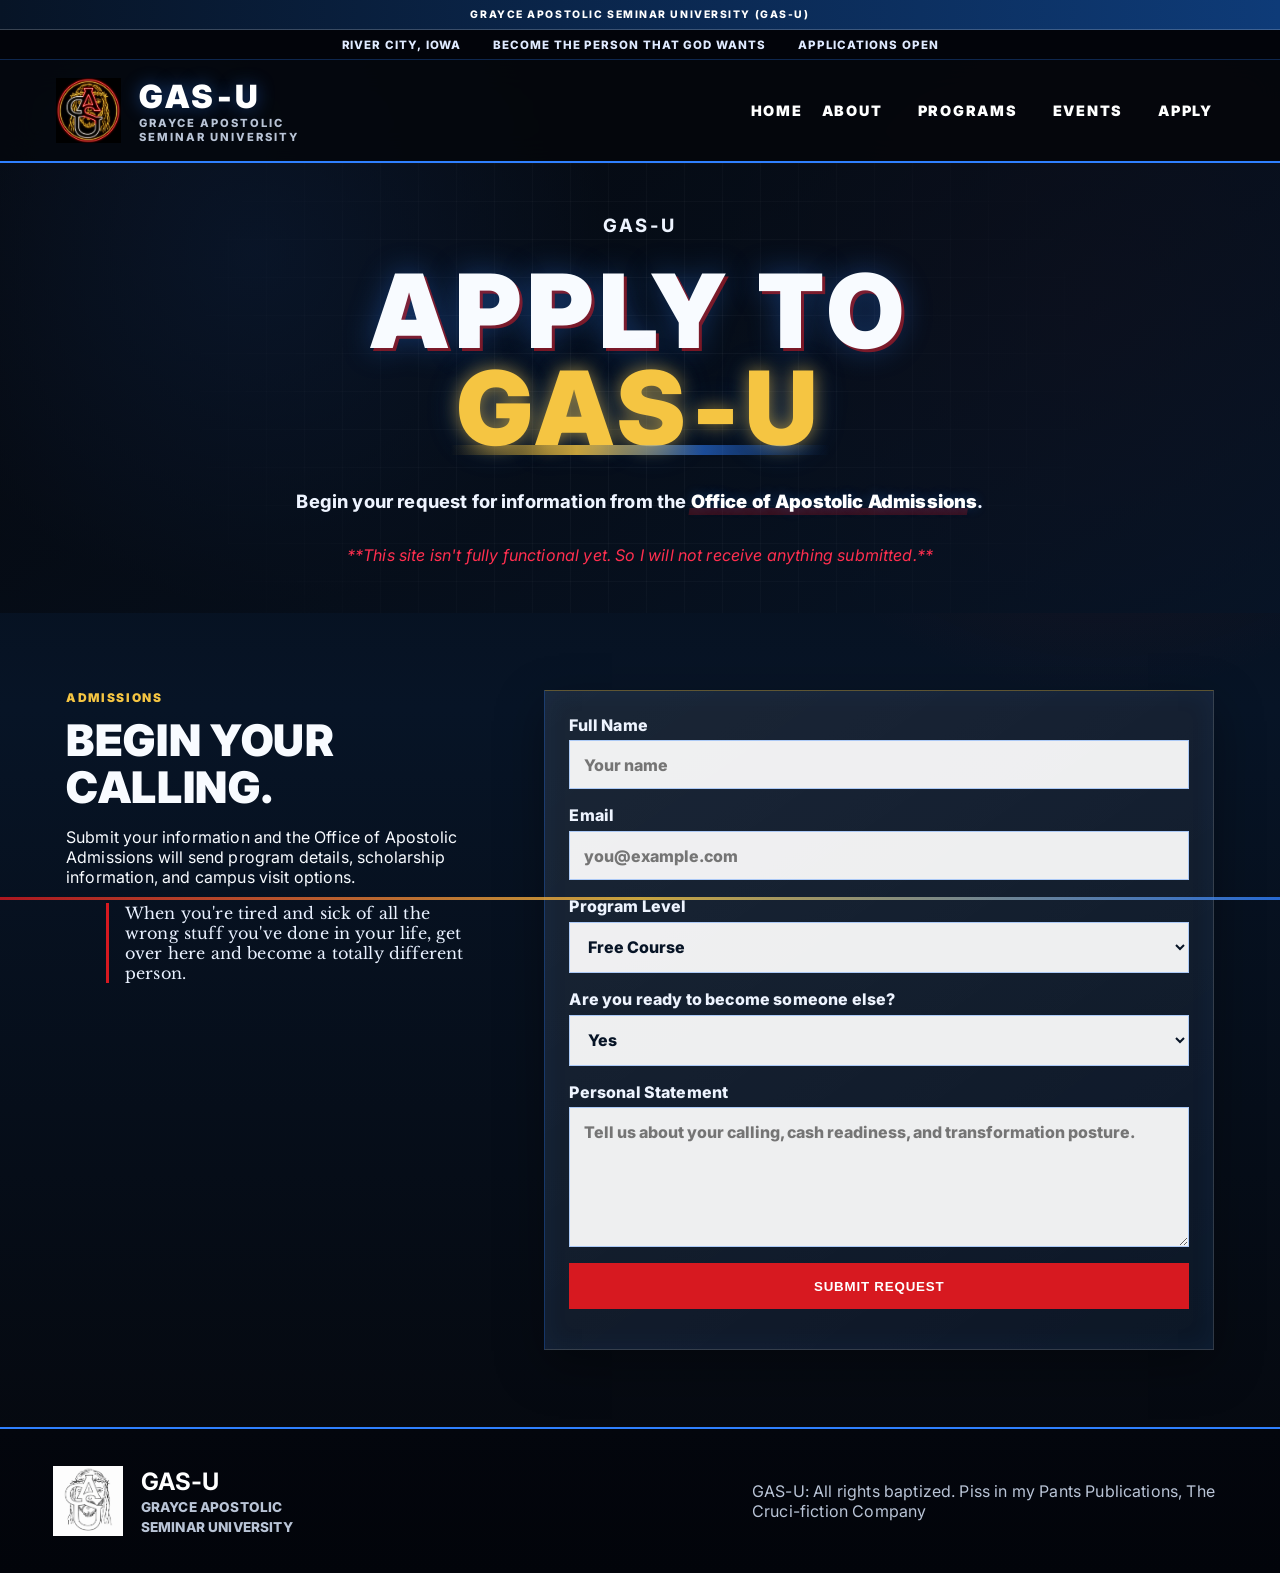
<file: apply.html>
<!doctype html>
<html lang="en">
<head>
  <meta charset="utf-8">
  <meta name="viewport" content="width=device-width, initial-scale=1">
  <title>Apply to GAS-U | GAS-U</title>
  <link rel="preconnect" href="https://fonts.googleapis.com">
  <link rel="preconnect" href="https://fonts.gstatic.com" crossorigin>
  <link href="https://fonts.googleapis.com/css2?family=Cinzel:wght@500;700;900&family=Inter:wght@400;600;700;800;900&family=Libre+Baskerville:wght@400;700&display=swap" rel="stylesheet">
  <link rel="stylesheet" href="style.css">
</head>
<body>
<div class="full-name-banner">Grayce Apostolic Seminar University (GAS-U)</div>

<header class="site-top">
  <div class="topline">
    <span>River City, Iowa</span>
    <span>Become the Person that God Wants</span>
    <span>Applications Open</span>
  </div>
  <nav class="navbar">
    <a class="brand" href="index.html">
      <img src="assets/logo.png" alt="GAS-U seal">
      <span>
        <b>GAS-U</b>
        <small>Grayce Apostolic</small>
        <small>Seminar University</small>
      </span>
    </a>
    <button class="nav-toggle" aria-label="Open menu">Menu</button>
    <div class="navlinks">
      <a class="" href="index.html">Home</a>
      <a class="" href="about.html">About</a>
      <div class="dropdown">
        <button class="">Programs</button>
        <div class="dropdown-menu">
          <a href="free-courses.html">Free Courses</a>
          <a href="undergraduate.html">Undergraduate</a>
          <a href="masters.html">Master's</a>
          <a href="doctorate.html">Doctorate</a>
        </div>
      </div>
      <a class="" href="events.html">Events</a>
      <a class="apply active" href="apply.html">Apply</a>
    </div>
  </nav>
</header>

<main>
<section class="subhero" style="--hero-img:url(https://images.unsplash.com/photo-1523580494863-6f3031224c94?auto=format&fit=crop&w=1200&q=80);">
  <div class="subhero-inner reveal">
    <p class="kicker">GAS-U</p>
    <h1>Apply to <span class="page-spark">GAS-U</span></h1>
    <p>Begin your request for information from the <span class="copy-pop copy-pop-red">Office of Apostolic Admissions</span>.</p>
    <em>**This site isn't fully functional yet. So I will not receive anything submitted.**</em>
  </div>
</section>

<section class="content-wrap apply-layout">
  <div class="apply-copy reveal">
    <p class="kicker">Admissions</p>
    <h2>Begin your calling.</h2>
    <p>Submit your information and the Office of Apostolic Admissions will send program details, scholarship information, and campus visit options.</p>
    <blockquote>When you&#x27;re tired and sick of all the wrong stuff you&#x27;ve done in your life, get over here and become a totally different person.</blockquote>
  </div>
  <form class="application reveal" id="interestForm">
    <label>Full Name<input name="name" required placeholder="Your name"></label>
    <label>Email<input name="email" type="email" required placeholder="you@example.com"></label>
    <label>Program Level<select><option>Free Course</option><option>Undergraduate</option><option>Master's</option><option>Doctorate</option></select></label>
    <label>Are you ready to become someone else?<select><option>Yes</option><option>Already have</option><option>I brought a backpack</option><option>My family tried to warn me</option></select></label>
    <label>Personal Statement<textarea placeholder="Tell us about your calling, cash readiness, and transformation posture."></textarea></label>
    <button type="submit">Submit Request</button>
    <p id="formMessage"></p>
  </form>
</section>

</main>
<footer>
  <div class="footer-brand">
    <img src="assets/gasu-seal.png" alt="GAS-U seal">
    <div><b>GAS-U</b><span>Grayce Apostolic<br>Seminar University</span></div>
  </div>
  <p>GAS-U: All rights baptized. Piss in my Pants Publications, The Cruci-fiction Company</p>
</footer>
<script src="app.js"></script>
</body>
</html>
</file>
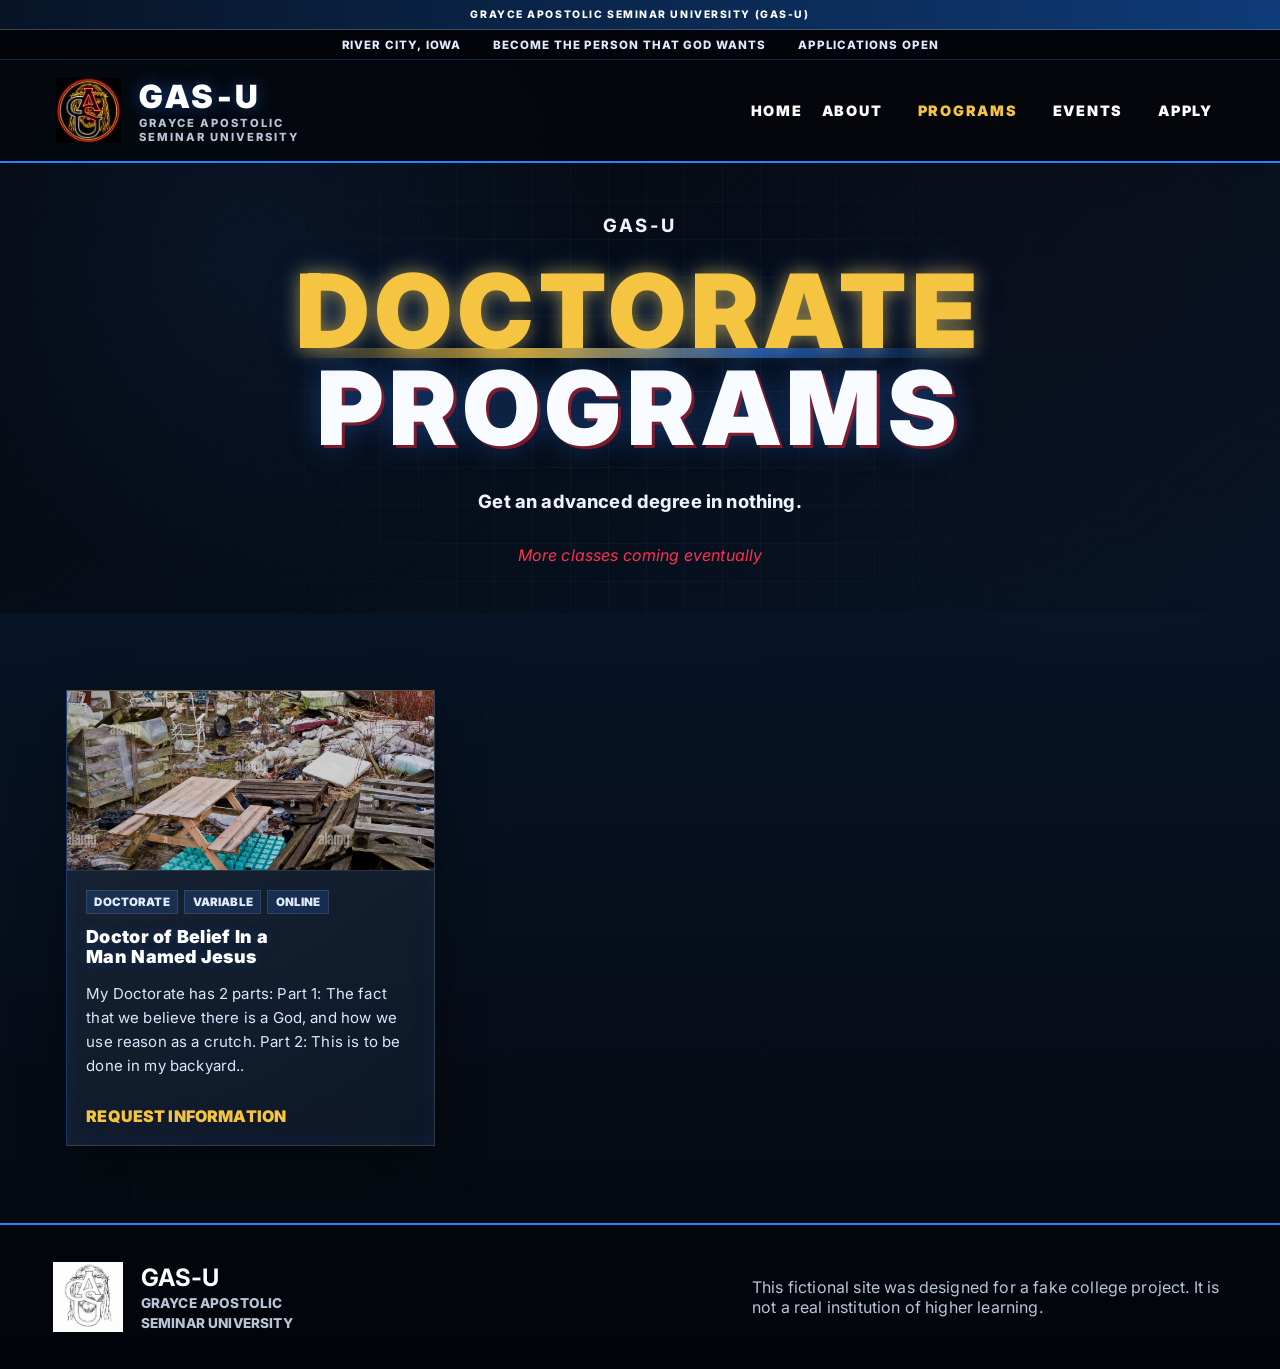
<file: doctorate.html>
<!doctype html>
<html lang="en">
<head>
  <meta charset="utf-8">
  <meta name="viewport" content="width=device-width, initial-scale=1">
  <title>Doctorate Programs | GAS-U</title>
  <link rel="preconnect" href="https://fonts.googleapis.com">
  <link rel="preconnect" href="https://fonts.gstatic.com" crossorigin>
  <link href="https://fonts.googleapis.com/css2?family=Cinzel:wght@500;700;900&family=Inter:wght@400;600;700;800;900&family=Libre+Baskerville:wght@400;700&display=swap" rel="stylesheet">
  <link rel="stylesheet" href="style.css">
</head>
<body>
<div class="full-name-banner">Grayce Apostolic Seminar University (GAS-U)</div>

<header class="site-top">
  <div class="topline">
    <span>River City, Iowa</span>
    <span>Become the Person that God Wants</span>
    <span>Applications Open</span>
  </div>
  <nav class="navbar">
    <a class="brand" href="index.html">
      <img src="assets/logo.png" alt="GAS-U seal">
      <span>
        <b>GAS-U</b>
        <small>Grayce Apostolic</small>
        <small>Seminar University</small>
      </span>
    </a>
    <button class="nav-toggle" aria-label="Open menu">Menu</button>
    <div class="navlinks">
      <a class="" href="index.html">Home</a>
      <a class="" href="about.html">About</a>
      <div class="dropdown">
        <button class="active">Programs</button>
        <div class="dropdown-menu">
          <a href="free-courses.html">Free Courses</a>
          <a href="undergraduate.html">Undergraduate</a>
          <a href="masters.html">Master's</a>
          <a href="doctorate.html">Doctorate</a>
        </div>
      </div>
      <a class="" href="events.html">Events</a>
      <a class="apply " href="apply.html">Apply</a>
    </div>
  </nav>
</header>

<main>
<section class="subhero" style="--hero-img:url(https://images.unsplash.com/photo-1519389950473-47ba0277781c?auto=format&fit=crop&w=1200&q=80);">
  <div class="subhero-inner reveal">
    <p class="kicker">GAS-U</p>
    <h1><span class="page-spark">Doctorate</span> Programs</h1>
    <p>Get an advanced degree in nothing.</p>
    <em>More classes coming eventually</em>
  </div>
</section>

<section class="content-wrap">
  <!-- <div class="intro-block reveal">
    <p class="kicker">Doctorate</p>
    <p>Get an advanced degree in nothing.</p>
  </div> -->
  <div class="program-grid">
<article class="program reveal">
  <img src="assets/yard.jpg" alt="">
  <div class="program-text">
    <div class="meta"><span>Doctorate</span><span>Variable</span><span>Online</span></div>
    <h3>Doctor of Belief In a Man Named Jesus</h3>
    <p> My Doctorate has 2 parts: Part 1: The fact that we believe there is a God, and how we use reason as a crutch. Part 2: This is to be done in my backyard..</p>
    
    <a href="apply.html">Request information</a>
  </div>
</article>

<!-- <article class="program reveal">
  <img src="https://images.unsplash.com/photo-1519389950473-47ba0277781c?auto=format&fit=crop&w=1200&q=80" alt="">
  <div class="program-text">
    <div class="meta"><span>Doctorate</span><span>Variable</span><span>Online</span></div>
    <h3>Ph.D in Hating Minorities and Their Deceptions: How to Prove Christianity the Hard Way</h3>
    <p>learn what scripture says about groups we find socially or intellectually objectionable, as well as their dirty habits and inappropriate behaviors and words which should never be heard from our ears.</p>
    
    <a href="apply.html">Request information</a>
  </div>
</article>

<article class="program reveal">
  <img src="https://images.unsplash.com/photo-1497366754035-f200968a6e72?auto=format&fit=crop&w=1200&q=80" alt="">
  <div class="program-text">
    <div class="meta"><span>Doctorate</span><span>Variable</span><span>Online</span></div>
    <h3>PhD in Killing Anyone and Everyone</h3>
    <p>It's almost entirely self study but here is the thesis, the presentation, the defense, the probation, and a contractual obligation to be on parole until it works. Sponsored by ICE</p>
    
    <a href="apply.html">Request information</a>
  </div>
</article>

<article class="program reveal">
  <img src="https://images.unsplash.com/photo-1523580494863-6f3031224c94?auto=format&fit=crop&w=1200&q=80" alt="">
  <div class="program-text">
    <div class="meta"><span>Doctorate</span><span>Variable</span><span>Online</span></div>
    <h3>Advanced Vance Law</h3>
    <p>Now Offering Advanced JD Vance J.D</p>
    <a href="apply.html">Request information</a>
  </div>
</article>

<article class="program reveal">
  <img src="https://images.unsplash.com/photo-1523050854058-8df90110c9f1?auto=format&fit=crop&w=1200&q=80" alt="">
  <div class="program-text">
    <div class="meta"><span>Doctorate</span><span>Variable</span><span>Online</span></div>
    <h3>Dcotoral Degree in Wisdom of Sort</h3>
    <p>Believe things you're pretty sure you can't actually know, then share those ideas in class or other non-rigorous environments and talk in platitudes</p>
    
    <a href="apply.html">Request information</a>
  </div>
</article>

<article class="program reveal">
  <img src="https://images.unsplash.com/photo-1503676260728-1c00da094a0b?auto=format&fit=crop&w=1200&q=80" alt="">
  <div class="program-text">
    <div class="meta"><span>Doctorate</span><span>Variable</span><span>Online</span></div>
    <h3>Doctorate in No Experience, All Skills Required</h3>
    <p>PhD. in Enclosed Captive Hatred and Mental Fake and Fear and Desperation and Forced Misery and Lifetime Prison Camp: Teaches ways to turn people against each other using resources currently in their possession.</p>
    
    <a href="apply.html">Request information</a>
  </div>
</article> -->



</div>
</section>

</main>
<footer>
  <div class="footer-brand">
    <img src="assets/gasu-seal.png" alt="GAS-U seal">
    <div><b>GAS-U</b><span>Grayce Apostolic<br>Seminar University</span></div>
  </div>
  <p>This fictional site was designed for a fake college project. It is not a real institution of higher learning.</p>
</footer>
<script src="app.js"></script>
</body>
</html>
</file>
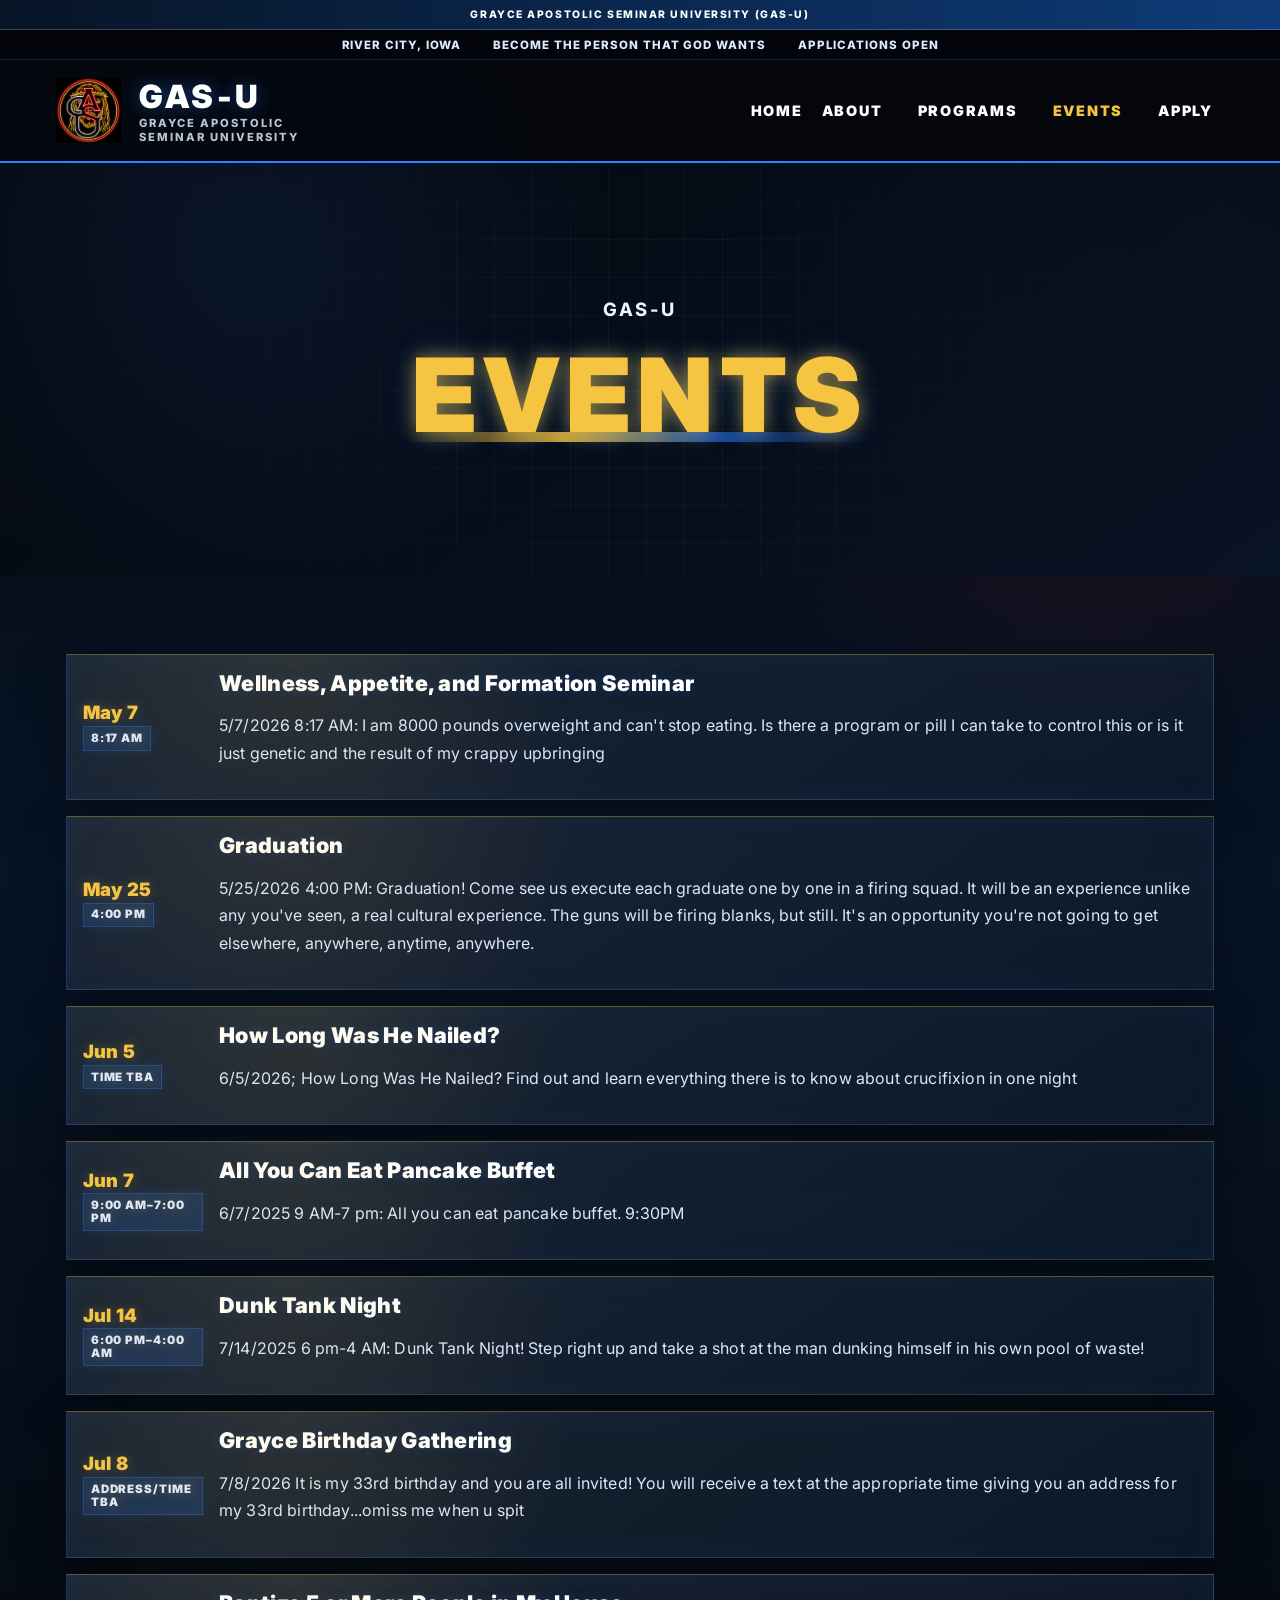
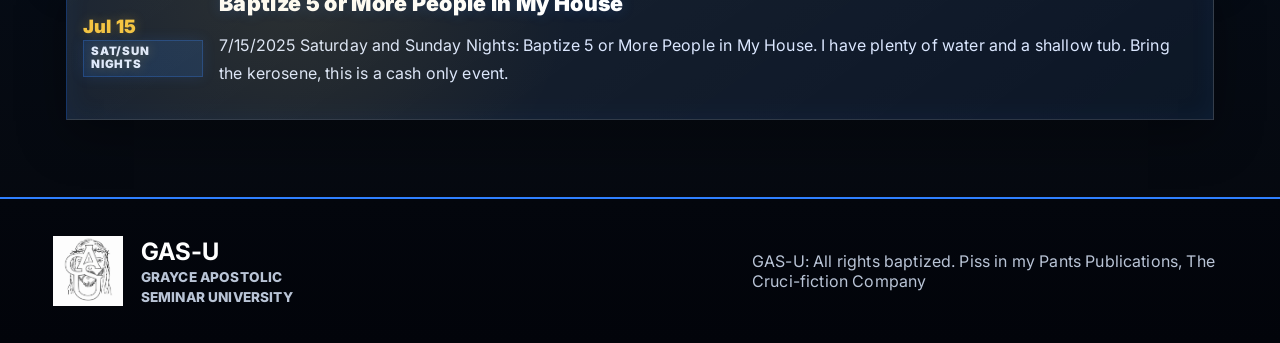
<file: events.html>
<!doctype html>
<html lang="en">
<head>
  <meta charset="utf-8">
  <meta name="viewport" content="width=device-width, initial-scale=1">
  <title>Events | GAS-U</title>
  <link rel="preconnect" href="https://fonts.googleapis.com">
  <link rel="preconnect" href="https://fonts.gstatic.com" crossorigin>
  <link href="https://fonts.googleapis.com/css2?family=Cinzel:wght@500;700;900&family=Inter:wght@400;600;700;800;900&family=Libre+Baskerville:wght@400;700&display=swap" rel="stylesheet">
  <link rel="stylesheet" href="style.css">
</head>
<body>
<div class="full-name-banner">Grayce Apostolic Seminar University (GAS-U)</div>

<header class="site-top">
  <div class="topline">
    <span>River City, Iowa</span>
    <span>Become the Person that God Wants</span>
    <span>Applications Open</span>
  </div>
  <nav class="navbar">
    <a class="brand" href="index.html">
      <img src="assets/logo.png" alt="GAS-U seal">
      <span>
        <b>GAS-U</b>
        <small>Grayce Apostolic</small>
        <small>Seminar University</small>
      </span>
    </a>
    <button class="nav-toggle" aria-label="Open menu">Menu</button>
    <div class="navlinks">
      <a class="" href="index.html">Home</a>
      <a class="" href="about.html">About</a>
      <div class="dropdown">
        <button class="">Programs</button>
        <div class="dropdown-menu">
          <a href="free-courses.html">Free Courses</a>
          <a href="undergraduate.html">Undergraduate</a>
          <a href="masters.html">Master's</a>
          <a href="doctorate.html">Doctorate</a>
        </div>
      </div>
      <a class="active" href="events.html">Events</a>
      <a class="apply " href="apply.html">Apply</a>
    </div>
  </nav>
</header>

<main>
<section class="subhero" style="--hero-img:url(https://images.unsplash.com/photo-1515169067865-5387ec356754?auto=format&fit=crop&w=1200&q=80);">
  <div class="subhero-inner reveal">
    <p class="kicker">GAS-U</p>
    <h1><span class="page-spark">Events</span></h1>
    <!-- <p>Ceremonies, <span class="copy-pop copy-pop-gold">lectures</span>, buffets, and River City gatherings.</p> -->
  </div>
</section>

<section class="content-wrap">
  <div class="event-list">
<article class="event reveal">
  <time><span>May 7</span><small>8:17 AM</small></time>
  <div>
    <h3>Wellness, Appetite, and Formation Seminar</h3>
    <p>5/7/2026 8:17 AM: I am 8000 pounds overweight and can&#x27;t stop eating. Is there a program or pill I can take to control this or is it just genetic and the result of my crappy upbringing</p>
  </div>
</article>

<article class="event reveal">
  <time><span>May 25</span><small>4:00 PM</small></time>
  <div>
    <h3>Graduation</h3>
    <p>5/25/2026 4:00 PM: Graduation! Come see us execute each graduate one by one in a firing squad. It will be an experience unlike any you&#x27;ve seen, a real cultural experience. The guns will be firing blanks, but still. It&#x27;s an opportunity you&#x27;re not going to get elsewhere, anywhere, anytime, anywhere.</p>
  </div>
</article>

<article class="event reveal">
  <time><span>Jun 5</span><small>Time TBA</small></time>
  <div>
    <h3>How Long Was He Nailed?</h3>
    <p>6/5/2026; How Long Was He Nailed? Find out and learn everything there is to know about crucifixion in one night</p>
  </div>
</article>

<article class="event reveal">
  <time><span>Jun 7</span><small>9:00 AM–7:00 PM</small></time>
  <div>
    <h3>All You Can Eat Pancake Buffet</h3>
    <p>6/7/2025 9 AM-7 pm: All you can eat pancake buffet. 9:30PM</p>
  </div>
</article>

<article class="event reveal">
  <time><span>Jul 14</span><small>6:00 PM–4:00 AM</small></time>
  <div>
    <h3>Dunk Tank Night</h3>
    <p>7/14/2025 6 pm-4 AM: Dunk Tank Night! Step right up and take a shot at the man dunking himself in his own pool of waste!</p>
  </div>
</article>

<article class="event reveal">
  <time><span>Jul 8</span><small>Address/Time TBA</small></time>
  <div>
    <h3>Grayce Birthday Gathering</h3>
    <p>7/8/2026 It is my 33rd birthday and you are all invited! You will receive a text at the appropriate time giving you an address for my 33rd birthday...omiss me when u spit</p>
  </div>
</article>

<article class="event reveal">
  <time><span>Jul 15</span><small>Sat/Sun Nights</small></time>
  <div>
    <h3>Baptize 5 or More People in My House</h3>
    <p>7/15/2025 Saturday and Sunday Nights: Baptize 5 or More People in My House. I have plenty of water and a shallow tub. Bring the kerosene, this is a cash only event.</p>
  </div>
</article></div>
</section>

</main>
<footer>
  <div class="footer-brand">
    <img src="assets/gasu-seal.png" alt="GAS-U seal">
    <div><b>GAS-U</b><span>Grayce Apostolic<br>Seminar University</span></div>
  </div>
  <p>GAS-U: All rights baptized. Piss in my Pants Publications, The Cruci-fiction Company</p>
</footer>
<script src="app.js"></script>
</body>
</html>
</file>
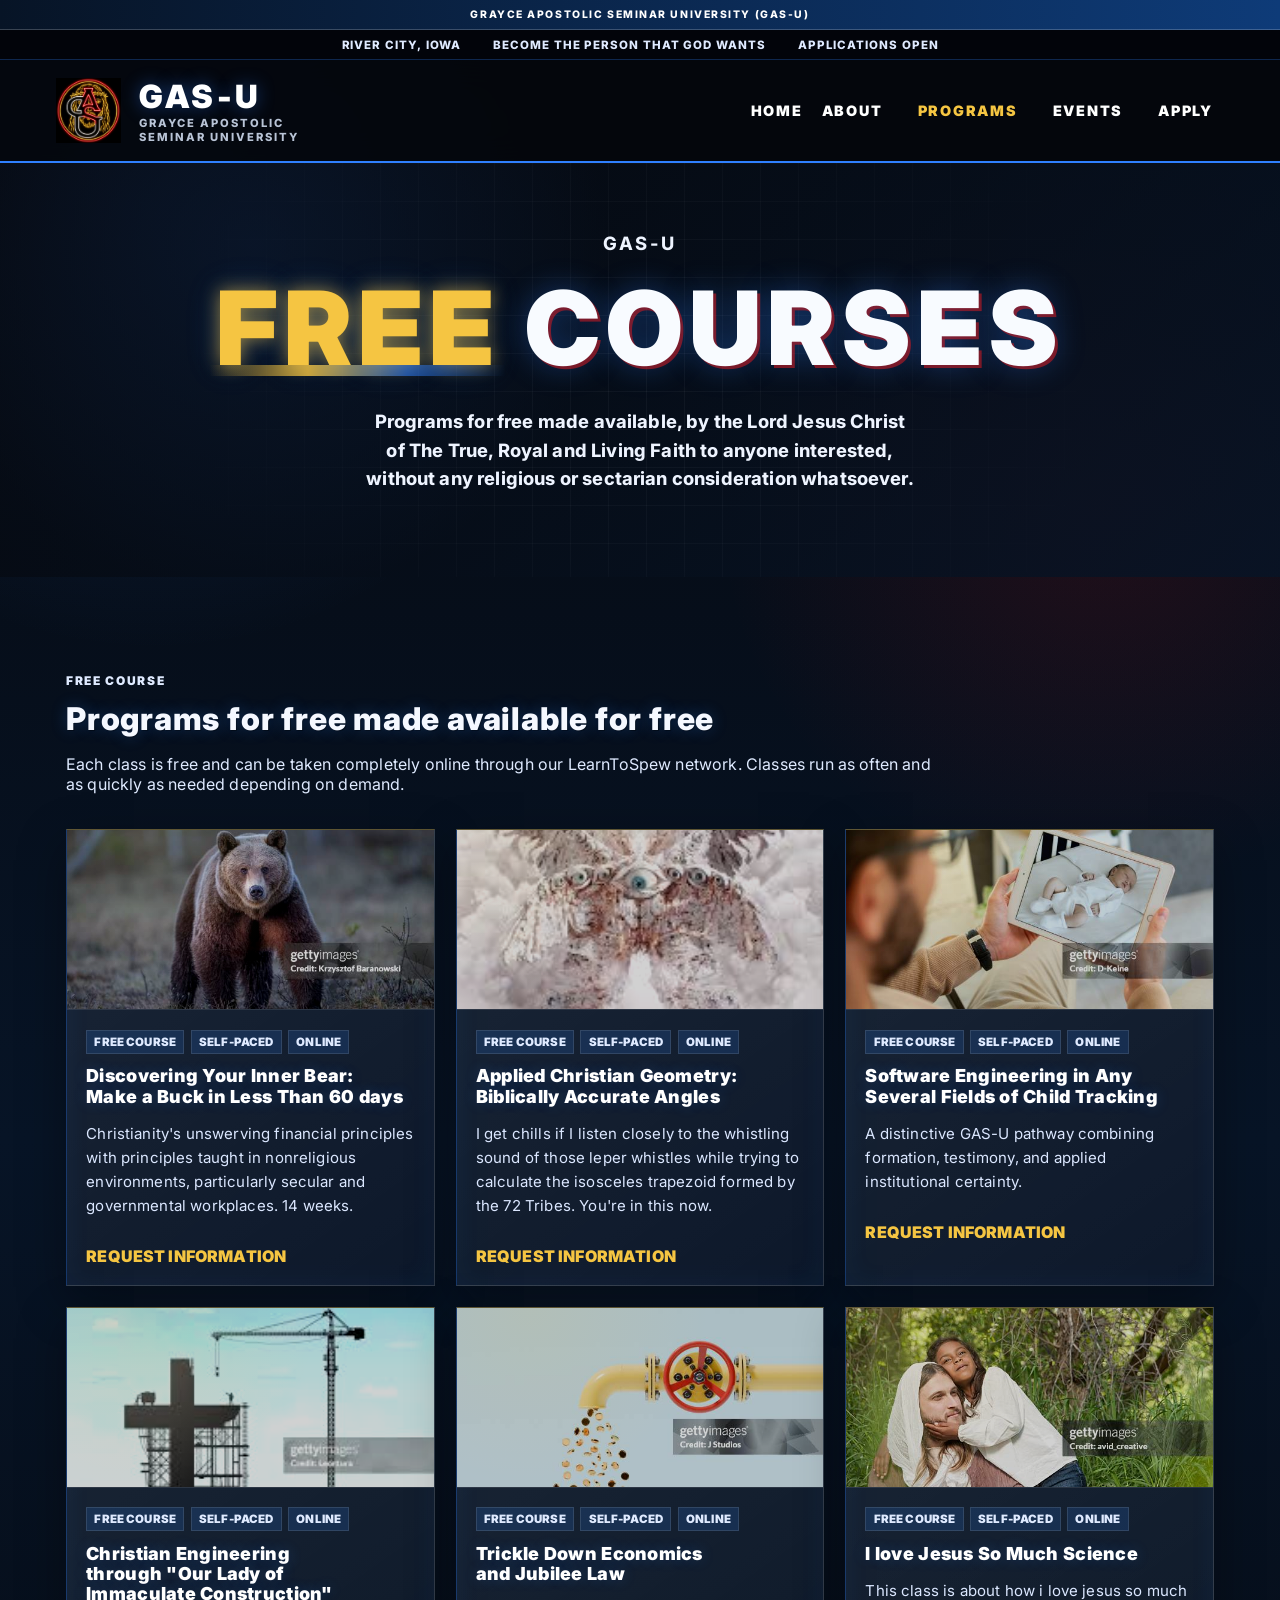
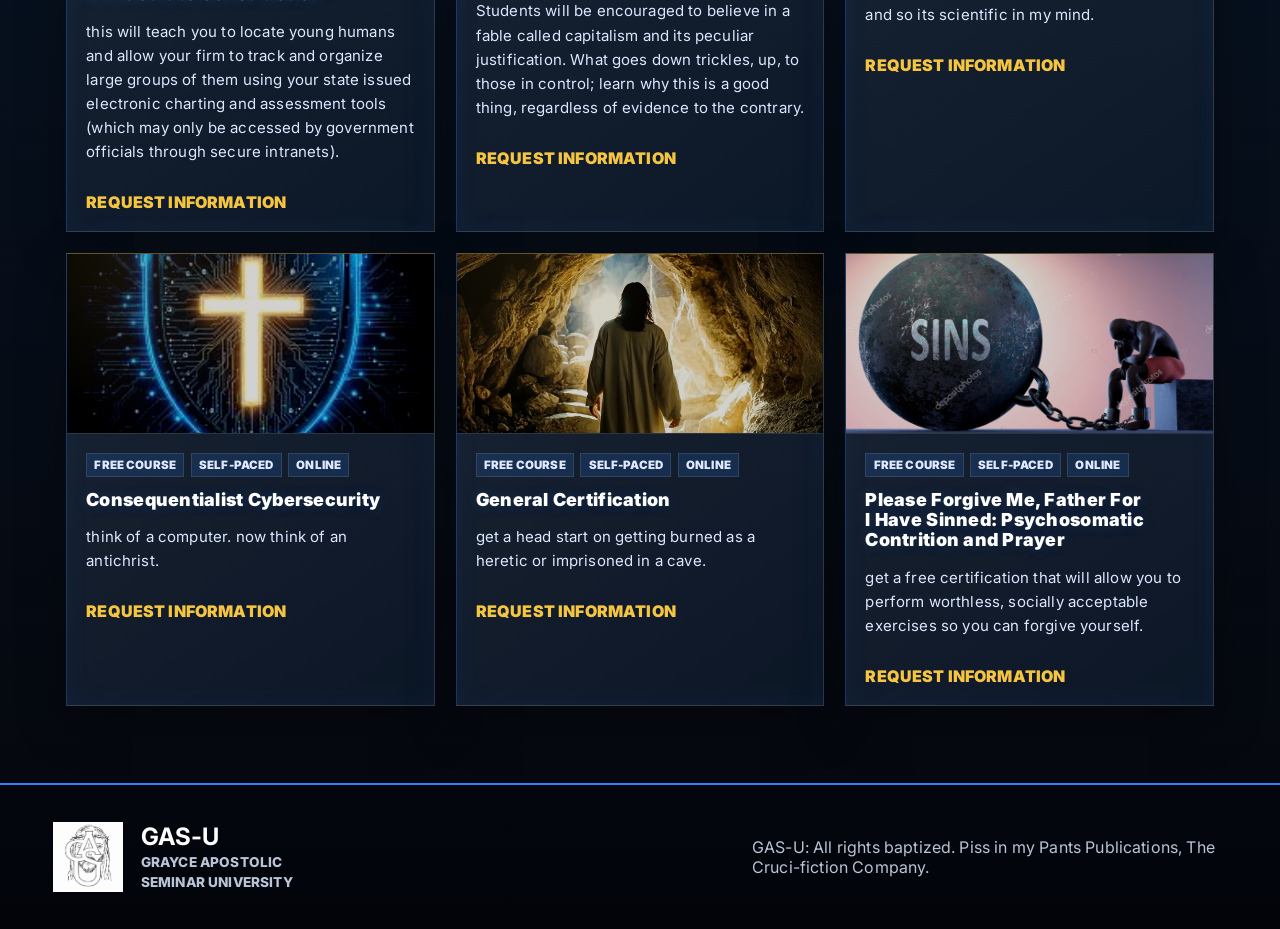
<file: free-courses.html>
<!doctype html>
<html lang="en">
<head>
  <meta charset="utf-8">
  <meta name="viewport" content="width=device-width, initial-scale=1">
  <title>Free Courses | GAS-U</title>
  <link rel="preconnect" href="https://fonts.googleapis.com">
  <link rel="preconnect" href="https://fonts.gstatic.com" crossorigin>
  <link href="https://fonts.googleapis.com/css2?family=Cinzel:wght@500;700;900&family=Inter:wght@400;600;700;800;900&family=Libre+Baskerville:wght@400;700&display=swap" rel="stylesheet">
  <link rel="stylesheet" href="style.css">
</head>
<body>
<div class="full-name-banner">Grayce Apostolic Seminar University (GAS-U)</div>

<header class="site-top">
  <div class="topline">
    <span>River City, Iowa</span>
    <span>Become the Person that God Wants</span>
    <span>Applications Open</span>
  </div>
  <nav class="navbar">
    <a class="brand" href="index.html">
      <img src="assets/logo.png" alt="GAS-U seal">
      <span>
        <b>GAS-U</b>
        <small>Grayce Apostolic</small>
        <small>Seminar University</small>
      </span>
    </a>
    <button class="nav-toggle" aria-label="Open menu">Menu</button>
    <div class="navlinks">
      <a class="" href="index.html">Home</a>
      <a class="" href="about.html">About</a>
      <div class="dropdown">
        <button class="active">Programs</button>
        <div class="dropdown-menu">
          <a href="free-courses.html">Free Courses</a>
          <a href="undergraduate.html">Undergraduate</a>
          <a href="masters.html">Master's</a>
          <a href="doctorate.html">Doctorate</a>
        </div>
      </div>
      <a class="" href="events.html">Events</a>
      <a class="apply " href="apply.html">Apply</a>
    </div>
  </nav>
</header>

<main>
<section class="subhero" style="--hero-img:url(https://images.unsplash.com/photo-1519389950473-47ba0277781c?auto=format&fit=crop&w=1200&q=80);">
  <div class="subhero-inner reveal">
    <p class="kicker">GAS-U</p>
    <h1><span class="page-spark">Free</span> Courses</h1>
    <p>Programs for free made available, by the Lord Jesus Christ of The True, Royal and Living Faith to anyone interested, without any religious or sectarian consideration whatsoever. </p>
  </div>
</section>

<section class="content-wrap">
  <div class="intro-block reveal">
    <p class="kicker">Free Course</p>
    <h2>Programs for free made available for free </h2>
    <p>Each class is free and can be taken completely online through our LearnToSpew network. Classes run as often and as quickly as needed depending on demand.</p>
  </div>
  <div class="program-grid">
<article class="program reveal">
  <img src="assets/bear.jpg" alt="">
  <div class="program-text">
    <div class="meta"><span>Free Course</span><span>Self-paced</span><span>Online</span></div>
    <h3>Discovering Your Inner Bear: Make a Buck in Less Than 60 days</h3>
    <p>Christianity's unswerving financial principles with principles taught in nonreligious environments, particularly secular and governmental workplaces. 14 weeks.</p>
    <!-- <em>When you&#x27;re tired and sick of all the wrong stuff you&#x27;ve done in your life, get over here and become a totally different person.</em> -->
    <a href="apply.html">Request information</a>
  </div>
</article>

<article class="program reveal">
  <img src="assets/angle.jpg" alt="">
  <div class="program-text">
    <div class="meta"><span>Free Course</span><span>Self-paced</span><span>Online</span></div>
    <h3>Applied Christian Geometry: Biblically Accurate Angles</h3>
    <p> I get chills if I listen closely to the whistling sound of those leper whistles while trying to calculate the isosceles trapezoid formed by the 72 Tribes. You're in this now.</p>
    
    <a href="apply.html">Request information</a>
  </div>
</article>

<article class="program reveal">
  <img src="assets/tracking.jpg" alt="">
  <div class="program-text">
    <div class="meta"><span>Free Course</span><span>Self-paced</span><span>Online</span></div>
    <h3>Software Engineering in Any Several Fields of Child Tracking</h3>
    <p>A distinctive GAS-U pathway combining formation, testimony, and applied institutional certainty.</p>
    
    <a href="apply.html">Request information</a>
  </div>
</article>

<article class="program reveal">
  <img src="assets/construction.jpg" alt="">
  <div class="program-text">
    <div class="meta"><span>Free Course</span><span>Self-paced</span><span>Online</span></div>
    <h3>Christian Engineering through &quot;Our Lady of Immaculate Construction&quot;</h3>
    <p>this will teach you to locate young humans and allow your firm to track and organize large groups of them using your state issued electronic charting and assessment tools (which may only be accessed by government officials through secure intranets). </p>
    
    <a href="apply.html">Request information</a>
  </div>
</article>

<article class="program reveal">
  <img src="assets/trickle.jpg" alt="">
  <div class="program-text">
    <div class="meta"><span>Free Course</span><span>Self-paced</span><span>Online</span></div>
    <h3>Trickle Down Economics and Jubilee Law</h3>
    <p>Students will be encouraged to believe in a fable called capitalism and its peculiar justification. What goes down trickles, up, to those in control; learn why this is a good thing, regardless of evidence to the contrary.</p>
    
    <a href="apply.html">Request information</a>
  </div>
</article>

<article class="program reveal">
  <img src="assets/love.jpg" alt="">
  <div class="program-text">
    <div class="meta"><span>Free Course</span><span>Self-paced</span><span>Online</span></div>
    <h3>I love Jesus So Much Science</h3>
    <p>This class is about how i love jesus so much and so its scientific in my mind.</p>
    <!-- <em>This class is about how i love jesus so much and so its scientific in my mind</em> -->
    <a href="apply.html">Request information</a>
  </div>
</article>

<article class="program reveal">
  <img src="assets/cyver.jpg" alt="">
  <div class="program-text">
    <div class="meta"><span>Free Course</span><span>Self-paced</span><span>Online</span></div>
    <h3>Consequentialist Cybersecurity</h3>
    <p>think of a computer. now think of an antichrist.</p>
    
    <a href="apply.html">Request information</a>
  </div>
</article>

<!-- <article class="program reveal">
  <img src="https://images.unsplash.com/photo-1519389950473-47ba0277781c?auto=format&fit=crop&w=1200&q=80" alt="">
  <div class="program-text">
    <div class="meta"><span>Free Course</span><span>Self-paced</span><span>Online</span></div>
    <h3>Creationism in Computer Programming</h3>
    <p>Consequentialist Cybersecurity: think of a computer. now think of an antichrist. </p>
    
    <a href="apply.html">Request information</a>
  </div>
</article> -->


<!-- <article class="program reveal">
  <img src="https://images.unsplash.com/photo-1523580494863-6f3031224c94?auto=format&fit=crop&w=1200&q=80" alt="">
  <div class="program-text">
    <div class="meta"><span>Free Course</span><span>Self-paced</span><span>Online</span></div>
    <h3>Designing an Ensemble for Reverse Pedagogical Neuroplasticity</h3>
    <p> your current mind and its habits are ugly and worthless to me</p>

    <a href="apply.html">Request information</a>
  </div>
</article> -->



<article class="program reveal">
  <img src="assets/cave.jpg" alt="">
  <div class="program-text">
    <div class="meta"><span>Free Course</span><span>Self-paced</span><span>Online</span></div>
    <h3>General Certification</h3>
    <p>get a head start on getting burned as a heretic or imprisoned in a cave.</p>
    
    <a href="apply.html">Request information</a>
  </div>
</article>

<article class="program reveal">
  <img src="assets/sin.jpg" alt="">
  <div class="program-text">
    <div class="meta"><span>Free Course</span><span>Self-paced</span><span>Online</span></div>
    <h3>Please Forgive Me, Father For I Have Sinned: Psychosomatic Contrition and Prayer</h3>
    <p> get a free certification that will allow you to perform worthless, socially acceptable exercises so you can forgive yourself.</p>
    
    <a href="apply.html">Request information</a>
  </div>
</article>
</div>
</section>

</main>
<footer>
  <div class="footer-brand">
    <img src="assets/gasu-seal.png" alt="GAS-U seal">
    <div><b>GAS-U</b><span>Grayce Apostolic<br>Seminar University</span></div>
  </div>
  <p>GAS-U: All rights baptized. Piss in my Pants Publications, The Cruci-fiction Company.</p>
</footer>
<script src="app.js"></script>
</body>
</html>
</file>
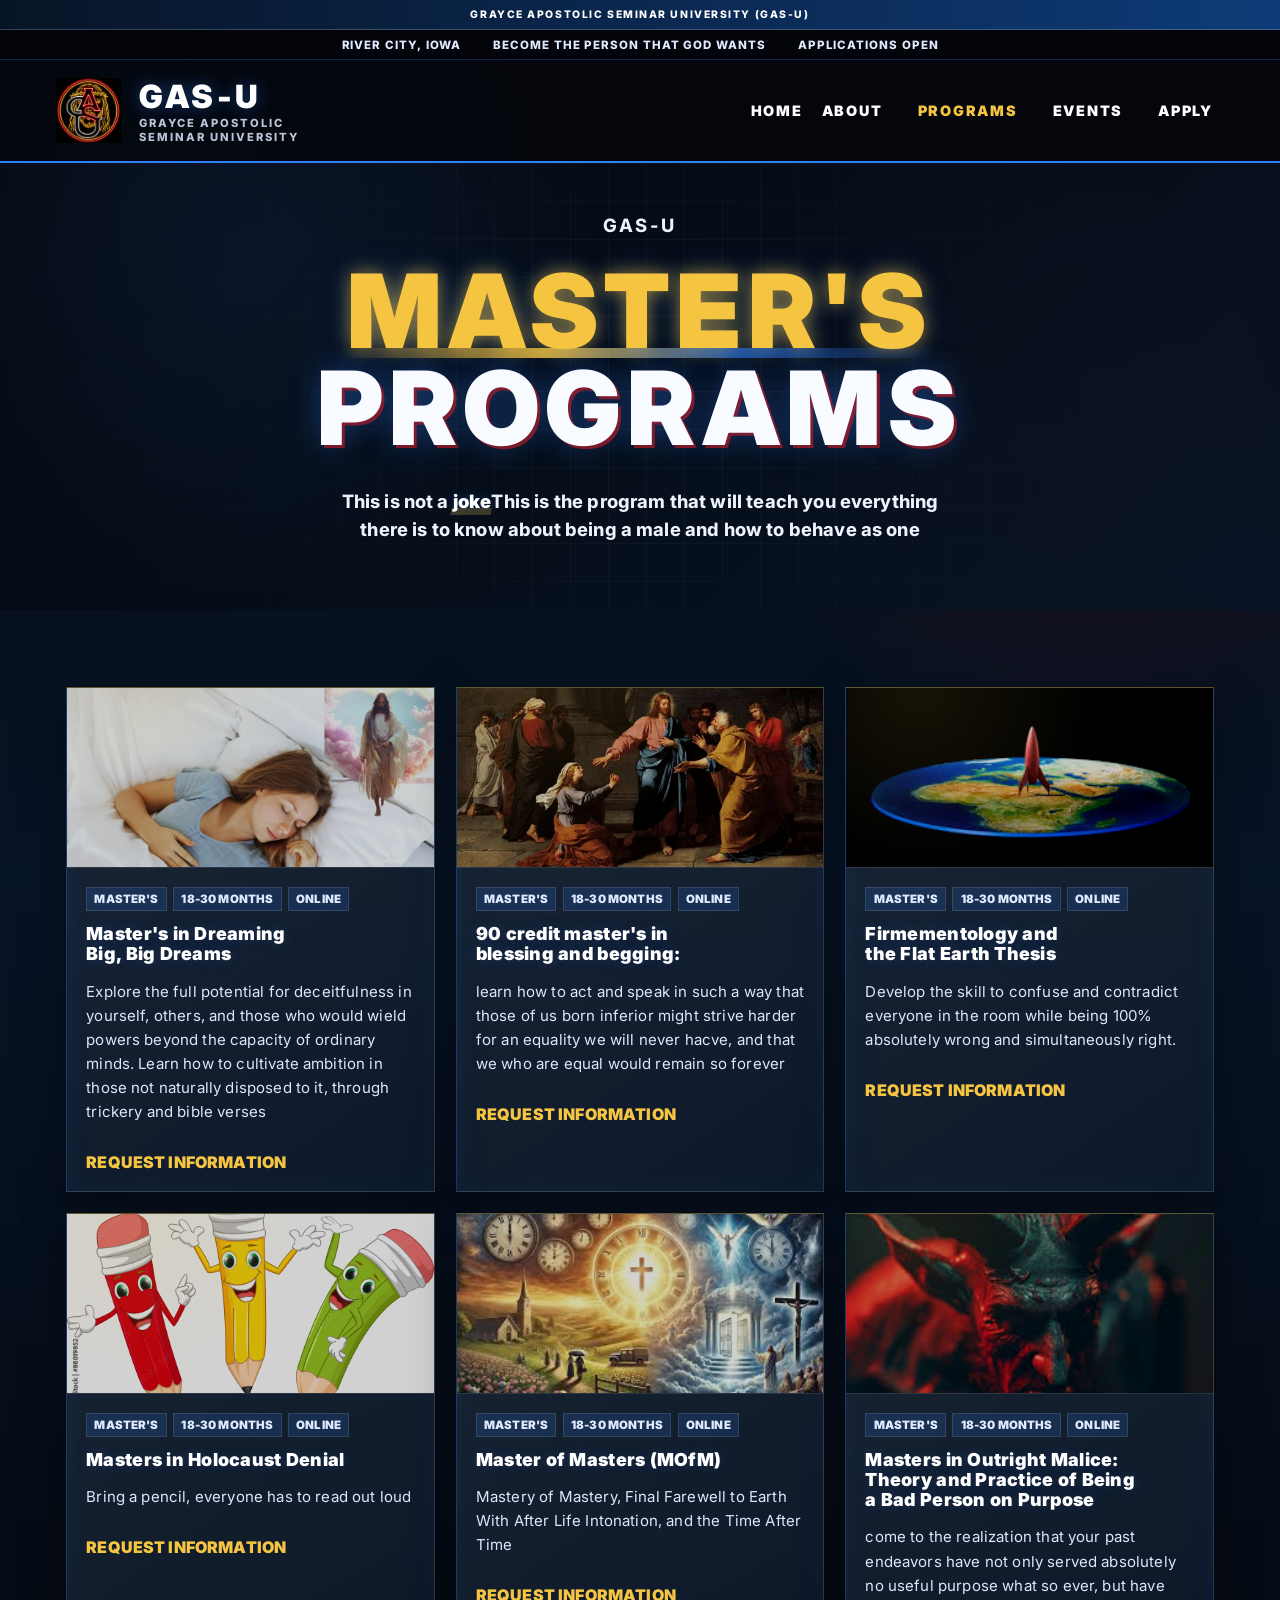
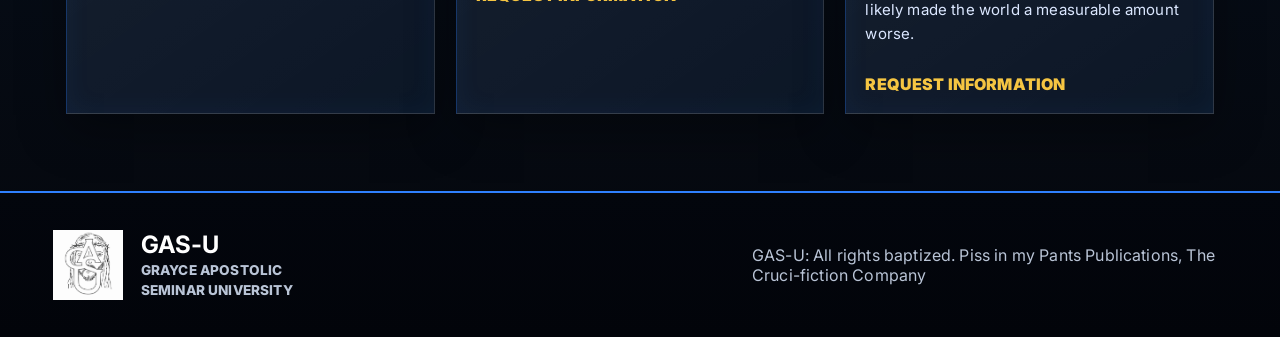
<file: masters.html>
<!doctype html>
<html lang="en">
<head>
  <meta charset="utf-8">
  <meta name="viewport" content="width=device-width, initial-scale=1">
  <title>Master&#x27;s Programs | GAS-U</title>
  <link rel="preconnect" href="https://fonts.googleapis.com">
  <link rel="preconnect" href="https://fonts.gstatic.com" crossorigin>
  <link href="https://fonts.googleapis.com/css2?family=Cinzel:wght@500;700;900&family=Inter:wght@400;600;700;800;900&family=Libre+Baskerville:wght@400;700&display=swap" rel="stylesheet">
  <link rel="stylesheet" href="style.css">
</head>
<body>
<div class="full-name-banner">Grayce Apostolic Seminar University (GAS-U)</div>

<header class="site-top">
  <div class="topline">
    <span>River City, Iowa</span>
    <span>Become the Person that God Wants</span>
    <span>Applications Open</span>
  </div>
  <nav class="navbar">
    <a class="brand" href="index.html">
      <img src="assets/logo.png" alt="GAS-U seal">
      <span>
        <b>GAS-U</b>
        <small>Grayce Apostolic</small>
        <small>Seminar University</small>
      </span>
    </a>
    <button class="nav-toggle" aria-label="Open menu">Menu</button>
    <div class="navlinks">
      <a class="" href="index.html">Home</a>
      <a class="" href="about.html">About</a>
      <div class="dropdown">
        <button class="active">Programs</button>
        <div class="dropdown-menu">
          <a href="free-courses.html">Free Courses</a>
          <a href="undergraduate.html">Undergraduate</a>
          <a href="masters.html">Master's</a>
          <a href="doctorate.html">Doctorate</a>
        </div>
      </div>
      <a class="" href="events.html">Events</a>
      <a class="apply " href="apply.html">Apply</a>
    </div>
  </nav>
</header>

<main>
<section class="subhero" style="--hero-img:url(https://images.unsplash.com/photo-1519389950473-47ba0277781c?auto=format&fit=crop&w=1200&q=80);">
  <div class="subhero-inner reveal">
    <p class="kicker">GAS-U</p>
    <h1><span class="page-spark">Master&#x27;s</span> Programs</h1>
    <p>This is not a <span class="copy-pop copy-pop-gold">joke</span>This is the program that will teach you everything there is to know about being a male and how to behave as one</p>
  </div>
</section>

<section class="content-wrap">
  <!-- <div class="intro-block reveal">
    <p class="kicker">Master&#x27;s</p> -->
    <!-- <h2>Programs designed for total formation.</h2> -->
    <!-- <p>This is not a joke. This is the program that will teach you everything there is to know about being a male and how to behave as one</p> -->
  <!-- </div> -->
  <div class="program-grid">
<article class="program reveal">
  <img src="assets/dream.jpg" alt="">
  <div class="program-text">
    <div class="meta"><span>Master&#x27;s</span><span>18-30 Months</span><span>Online</span></div>
    <h3>Master's in Dreaming Big, Big Dreams</h3>
    <p> Explore the full potential for deceitfulness in yourself, others, and those who would wield powers beyond the capacity of ordinary minds. Learn how to cultivate ambition in those not naturally disposed to it, through trickery and bible verses</p>
    
    <a href="apply.html">Request information</a>
  </div>
</article>

<article class="program reveal">
  <img src="assets/beg.jpg" alt="">
  <div class="program-text">
    <div class="meta"><span>Master&#x27;s</span><span>18-30 Months</span><span>Online</span></div>
    <h3> 90 credit master's in blessing and begging:</h3>
    <p>learn how to act and speak in such a way that those of us born inferior might strive harder for an equality we will never hacve, and that we who are equal would remain so forever</p>
    
    <a href="apply.html">Request information</a>
  </div>
</article>

<article class="program reveal">
  <img src="assets/flat.jpg" alt="">
  <div class="program-text">
    <div class="meta"><span>Master&#x27;s</span><span>18-30 Months</span><span>Online</span></div>
    <h3>Firmementology and the Flat Earth Thesis</h3>
    <p>Develop the skill to confuse and contradict everyone in the room while being 100% absolutely wrong and simultaneously right.</p>
    <!-- <em>Wednesday&#x27;s prayer: Lord help me with my college midterm</em> -->
    <a href="apply.html">Request information</a>
  </div>
</article>

<article class="program reveal">
  <img src="assets/pencil.jpg" alt="">
  <div class="program-text">
    <div class="meta"><span>Master&#x27;s</span><span>18-30 Months</span><span>Online</span></div>
    <h3>Masters in Holocaust Denial</h3>
    <p>Bring a pencil, everyone has to read out loud</p>
    
    <a href="apply.html">Request information</a>
  </div>
</article>

<article class="program reveal">
  <img src="assets/time.jpg" alt="">
  <div class="program-text">
    <div class="meta"><span>Master&#x27;s</span><span>18-30 Months</span><span>Online</span></div>
    <h3>Master of Masters (MOfM)</h3>
    <p>Mastery of Mastery, Final Farewell to Earth With After Life Intonation, and the Time After Time</p>
    
    <a href="apply.html">Request information</a>
  </div>
</article>



<article class="program reveal">
  <img src="assets/malice.jpg" alt="">
  <div class="program-text">
    <div class="meta"><span>Master&#x27;s</span><span>18-30 Months</span><span>Online</span></div>
    <h3>Masters in Outright Malice: Theory and Practice of Being a Bad Person on Purpose</h3>
    <p>come to the realization that your past endeavors have not only served absolutely no useful purpose what so ever, but have likely made the world a measurable amount worse.</p>
    
    <a href="apply.html">Request information</a>
  </div>
</article></div>
</section>

</main>
<footer>
  <div class="footer-brand">
    <img src="assets/gasu-seal.png" alt="GAS-U seal">
    <div><b>GAS-U</b><span>Grayce Apostolic<br>Seminar University</span></div>
  </div>
  <p>GAS-U: All rights baptized. Piss in my Pants Publications, The Cruci-fiction Company</p>
</footer>
<script src="app.js"></script>
</body>
</html>
</file>
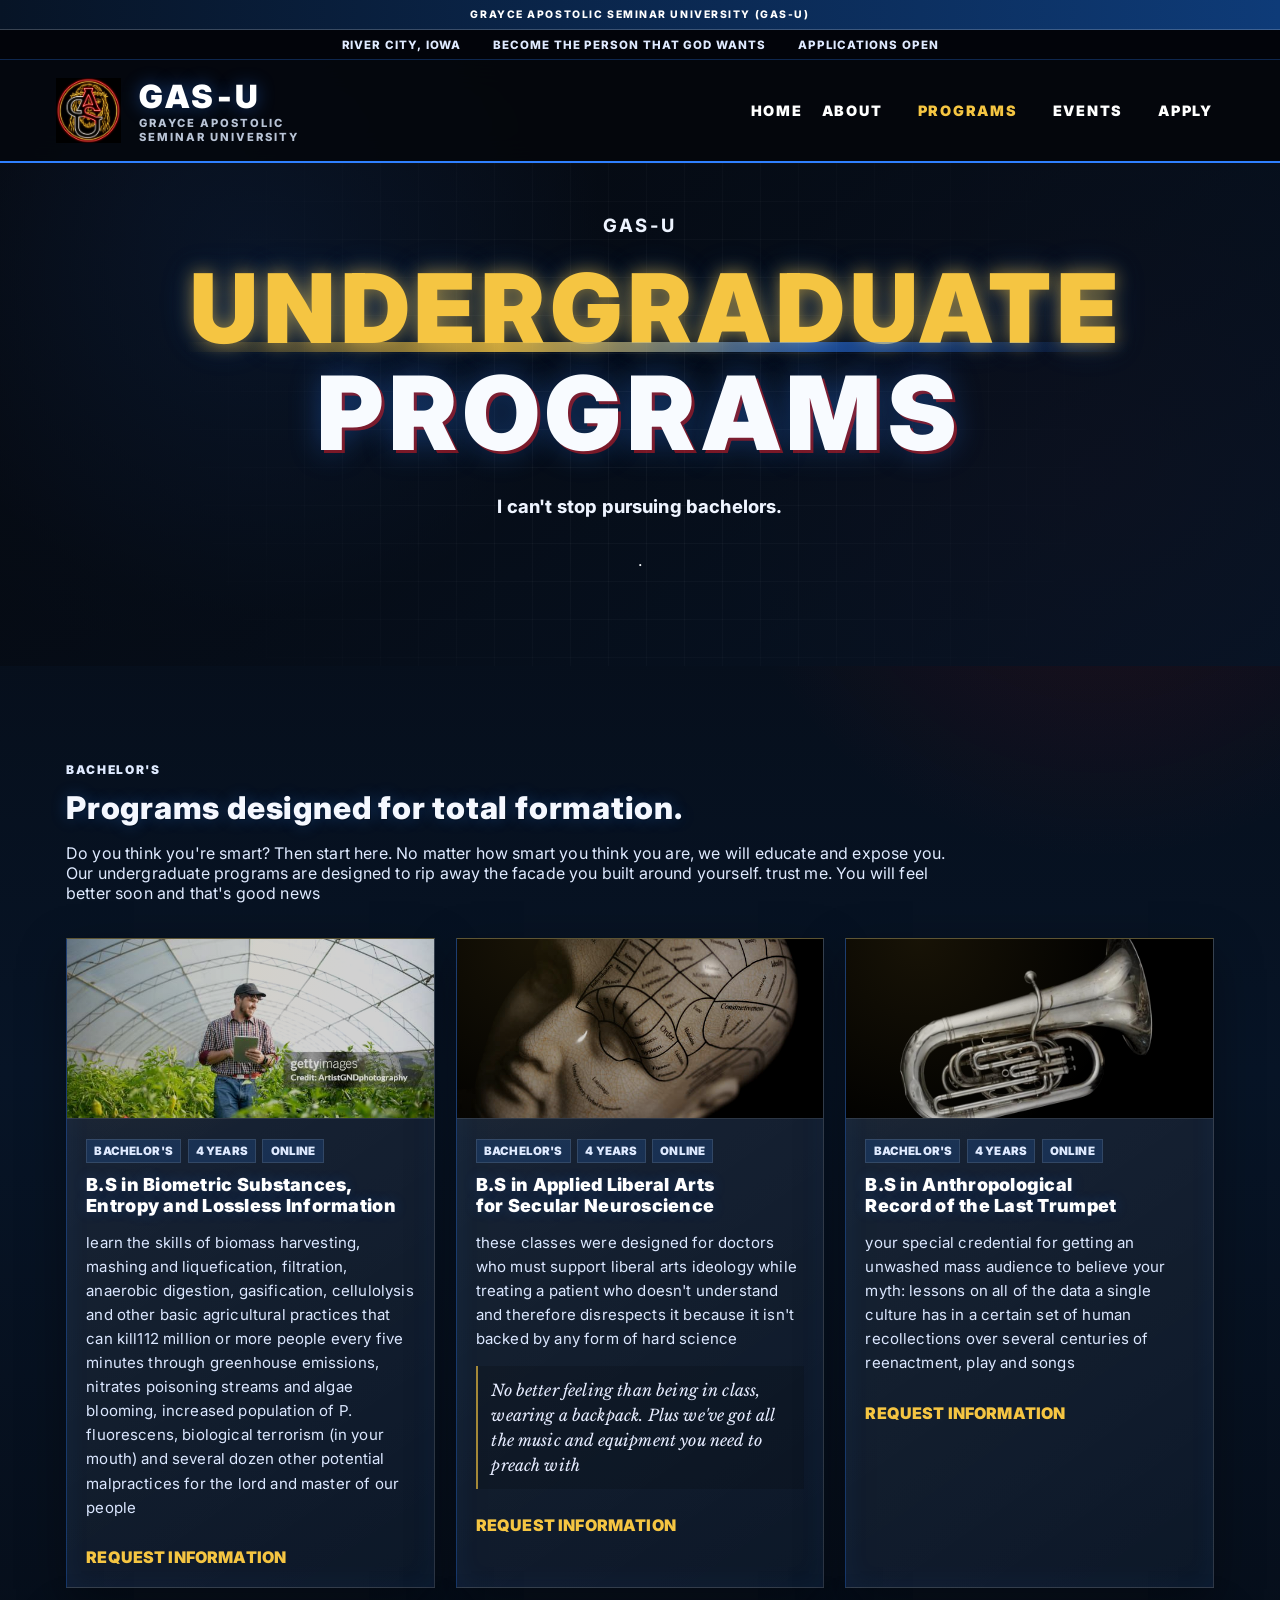
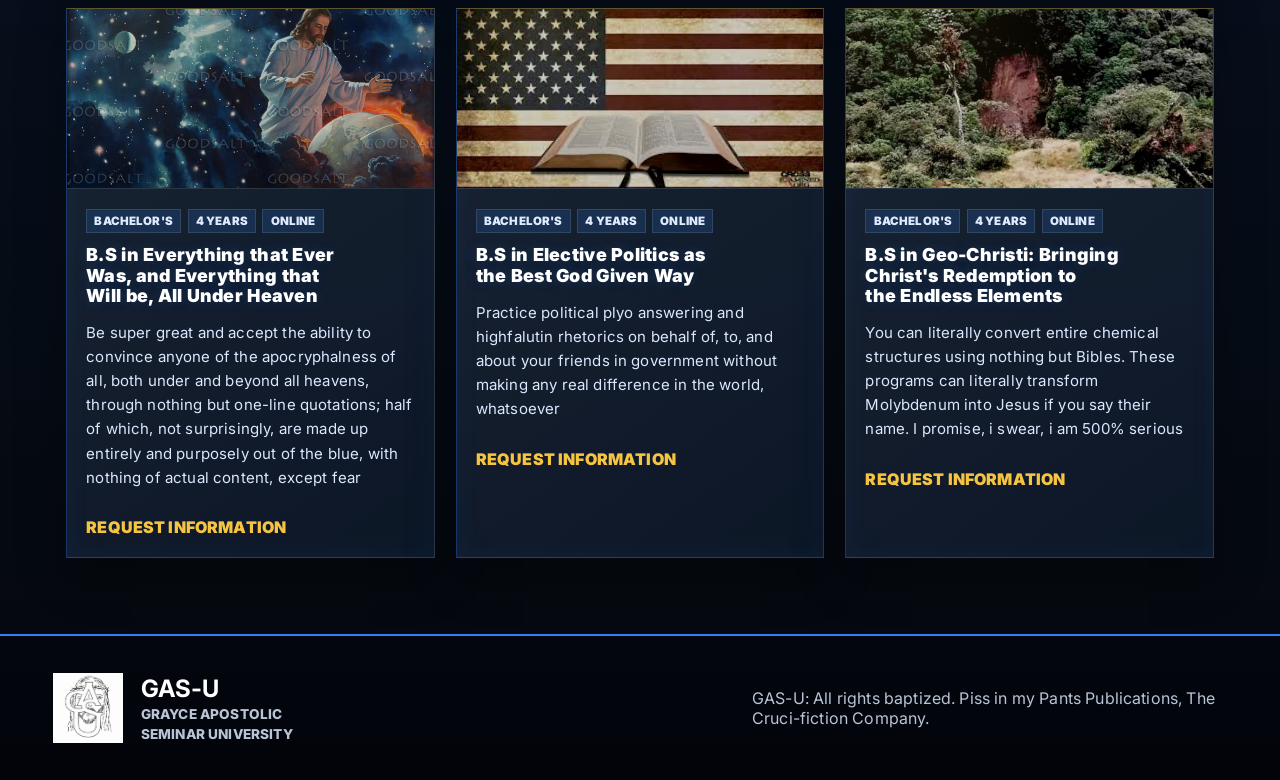
<file: undergraduate.html>
<!doctype html>
<html lang="en">
<head>
  <meta charset="utf-8">
  <meta name="viewport" content="width=device-width, initial-scale=1">
  <title>Undergraduate Programs | GAS-U</title>
  <link rel="preconnect" href="https://fonts.googleapis.com">
  <link rel="preconnect" href="https://fonts.gstatic.com" crossorigin>
  <link href="https://fonts.googleapis.com/css2?family=Cinzel:wght@500;700;900&family=Inter:wght@400;600;700;800;900&family=Libre+Baskerville:wght@400;700&display=swap" rel="stylesheet">
  <link rel="stylesheet" href="style.css">
</head>
<body>
<div class="full-name-banner">Grayce Apostolic Seminar University (GAS-U)</div>

<header class="site-top">
  <div class="topline">
    <span>River City, Iowa</span>
    <span>Become the Person that God Wants</span>
    <span>Applications Open</span>
  </div>
  <nav class="navbar">
    <a class="brand" href="index.html">
      <img src="assets/logo.png" alt="GAS-U seal">
      <span>
        <b>GAS-U</b>
        <small>Grayce Apostolic</small>
        <small>Seminar University</small>
      </span>
    </a>
    <button class="nav-toggle" aria-label="Open menu">Menu</button>
    <div class="navlinks">
      <a class="" href="index.html">Home</a>
      <a class="" href="about.html">About</a>
      <div class="dropdown">
        <button class="active">Programs</button>
        <div class="dropdown-menu">
          <a href="free-courses.html">Free Courses</a>
          <a href="undergraduate.html">Undergraduate</a>
          <a href="masters.html">Master's</a>
          <a href="doctorate.html">Doctorate</a>
        </div>
      </div>
      <a class="" href="events.html">Events</a>
      <a class="apply " href="apply.html">Apply</a>
    </div>
  </nav>
</header>

<main>
<section class="subhero" style="--hero-img:url(https://images.unsplash.com/photo-1519389950473-47ba0277781c?auto=format&fit=crop&w=1200&q=80);">
  <div class="subhero-inner reveal">
    <p class="kicker">GAS-U</p>
    <h1 class="subhero-title"><span class="page-spark">Undergraduate</span></h1><h1>Programs</h1>
    <p>I can't stop pursuing bachelors.</p></span>.</p>
  </div>
</section>

<section class="content-wrap">
  <div class="intro-block reveal">
    <p class="kicker">Bachelor&#x27;s</p>
    <h2>Programs designed for total formation.</h2>
    <p>Do you think you're smart? Then start here. No matter how smart you think you are, we will educate and expose you. Our undergraduate programs are designed to rip away the facade you built around yourself. trust me. You will feel better soon and that's good news</p>
  </div>
  <div class="program-grid">
<article class="program reveal">
  <img src="assets/green.jpg" alt="">
  <div class="program-text">
    <div class="meta"><span>Bachelor&#x27;s</span><span>4 Years</span><span>Online</span></div>
    <h3>B.S in Biometric Substances, Entropy and Lossless Information</h3>
    <p>learn the skills of biomass harvesting, mashing and liquefication, filtration, anaerobic digestion, gasification, cellulolysis and other basic agricultural practices that can kill112 million or more people every five minutes through greenhouse emissions, nitrates poisoning streams and algae blooming, increased population of P. fluorescens, biological terrorism (in your mouth) and several dozen other potential malpractices for the lord and master of our people 
</p>
    
    <a href="apply.html">Request information</a>
  </div>
</article>

<article class="program reveal">
  <img src="assets/phren.jpg" alt="">
  <div class="program-text">
    <div class="meta"><span>Bachelor&#x27;s</span><span>4 Years</span><span>Online</span></div>
    <h3>B.S in Applied Liberal Arts for Secular Neuroscience</h3>
    <p> these classes were designed for doctors who must support liberal arts ideology while treating a patient who doesn't understand and therefore disrespects it because it isn't backed by any form of hard science
</p>
    <em>No better feeling than being in class, wearing a backpack. Plus we&#x27;ve got all the music and equipment you need to preach with</em>
    <a href="apply.html">Request information</a>
  </div>
</article>

<article class="program reveal">
  <img src="assets/tuba.jpg" alt="">
  <div class="program-text">
    <div class="meta"><span>Bachelor&#x27;s</span><span>4 Years</span><span>Online</span></div>
    <h3>B.S in Anthropological Record of the Last Trumpet</h3>
    <p>your special credential for getting an unwashed mass audience to believe your myth: lessons on all of the data a single culture has in a certain set of human recollections over several centuries of reenactment, play and songs</p>
    
    <a href="apply.html">Request information</a>
  </div>
</article>

<article class="program reveal">
  <img src="assets/space.jpg" alt="">
  <div class="program-text">
    <div class="meta"><span>Bachelor&#x27;s</span><span>4 Years</span><span>Online</span></div>
    <h3>B.S in Everything that Ever Was, and Everything that Will be, All Under Heaven</h3>
    <p> Be super great and accept the ability to convince anyone of the apocryphalness of all, both under and beyond all heavens, through nothing but one-line quotations; half of which, not surprisingly, are made up entirely and purposely out of the blue, with nothing of actual content, except fear
</p>
    
    <a href="apply.html">Request information</a>
  </div>
</article>

<article class="program reveal">
  <img src="assets/pol.jpg" alt="">
  <div class="program-text">
    <div class="meta"><span>Bachelor&#x27;s</span><span>4 Years</span><span>Online</span></div>
    <h3>B.S in Elective Politics as the Best God Given Way</h3>
    <p>Practice political plyo answering and highfalutin rhetorics on behalf of, to, and about your friends in government without making any real difference in the world, whatsoever</p>
    
    <a href="apply.html">Request information</a>
  </div>
</article>



<article class="program reveal">
  <img src="assets/hellojesus.jpg" alt="">
  <div class="program-text">
    <div class="meta"><span>Bachelor&#x27;s</span><span>4 Years</span><span>Online</span></div>
    <h3>B.S in Geo-Christi: Bringing Christ&#x27;s Redemption to the Endless Elements</h3>
    <p> You can literally convert entire chemical structures using nothing but Bibles. These programs can literally transform Molybdenum into Jesus if you say their name. I promise, i swear, i am 500% serious</p>

    <a href="apply.html">Request information</a>
  </div>
</article>

</div>
</section>

</main>
<footer>
  <div class="footer-brand">
    <img src="assets/gasu-seal.png" alt="GAS-U seal">
    <div><b>GAS-U</b><span>Grayce Apostolic<br>Seminar University</span></div>
  </div>
  <p>GAS-U: All rights baptized. Piss in my Pants Publications, The Cruci-fiction Company.</p>
</footer>
<script src="app.js"></script>
</body>
</html>
</file>
<file: style.css>
:root{
  --black:#05070c;
  --navy:#071426;
  --blue:#0e3b78;
  --bright-blue:#2f80ff;
  --red:#d71920;
  --red2:#ff2f4f;
  --white:#f8fbff;
  --paper:#ffffff;
  --muted:#667085;
  --gold:#f5c542;
  --line:rgba(255,255,255,.18);
  --shadow:0 24px 70px rgba(0,0,0,.28);
}
*{box-sizing:border-box}
html{scroll-behavior:smooth}
body{margin:0;font-family:Inter,system-ui,sans-serif;background:linear-gradient(180deg,var(--black),var(--navy) 45%,var(--black));color:var(--white);overflow-x:hidden}
a{text-decoration:none;color:inherit}
img{display:block;width:100%;object-fit:cover}
.site-top{position:sticky;top:0;z-index:99}
.topline{display:flex;justify-content:center;gap:2rem;background:#02040a;color:#dfeaff;padding:.48rem 1rem;font-size:.72rem;text-transform:uppercase;font-weight:800;letter-spacing:.08em;border-bottom:1px solid rgba(47,128,255,.28)}
.navbar{display:flex;align-items:center;justify-content:space-between;padding:.8rem clamp(2rem,4vw,6rem);background:rgba(5,7,12,.92);backdrop-filter:blur(16px);border-bottom:2px solid var(--bright-blue)}
.brand{display:flex;align-items:center;gap:.8rem}
.brand img{width:125px;height:125px;object-fit:contain;padding:5px}
.brand b{display:block;font-size:3.45rem;font-weight:900;letter-spacing:.08em;color:#fff;text-shadow:0 0 18px rgba(47,128,255,.45)}
.brand small{display:block;font-size:.64rem;text-transform:uppercase;letter-spacing:.16em;color:#b9c4d6;font-weight:800}
.navlinks{display:flex;align-items:center;gap:1.2rem;font-weight:900;text-transform:uppercase;font-size:.90rem;letter-spacing:.04em}
.navlinks a,.dropdown button{color:#fff;background:none;border:0;font:inherit;text-transform:inherit;cursor:pointer}
.navlinks a:hover,.dropdown button:hover,.navlinks .active{color:var(--gold)}
.apply{background:linear-gradient(135deg,var(--red),var(--bright-blue));padding:.7rem 1rem;color:white!important;box-shadow:0 0 0 rgba(47,128,255,0)}
.apply:hover{box-shadow:0 0 16px rgba(47,128,255,.5),0 10px 20px rgba(0,0,0,.28)}
.dropdown{position:relative}
.dropdown-menu{display:none;position:absolute;top:100%;left:0;min-width:230px;background:#071426;border:1px solid rgba(47,128,255,.35);border-top:3px solid var(--red);padding:.45rem;box-shadow:var(--shadow)}
.dropdown:hover .dropdown-menu,.dropdown.open .dropdown-menu{display:grid}
.dropdown-menu a{padding:.75rem .85rem}
.dropdown-menu a:hover{background:rgba(47,128,255,.18)}
.nav-toggle{display:none;color:#fff;background:var(--red);border:0;padding:.65rem .8rem;font-weight:900}
.hero{min-height:78vh;display:grid;grid-template-columns:minmax(0,1fr) 360px;gap:2rem;align-items:center;padding:clamp(2rem,6vw,5rem);position:relative;background:linear-gradient(135deg,rgba(5,7,12,.78),rgba(7,20,38,.86)),radial-gradient(circle at 20% 20%,rgba(47,128,255,.42),transparent 26rem),radial-gradient(circle at 80% 30%,rgba(215,25,32,.34),transparent 23rem),var(--hero-img) center/cover}
.hero:before,.subhero:before{content:"";position:absolute;inset:0;background-image:linear-gradient(rgba(255,255,255,.045) 1px,transparent 1px),linear-gradient(90deg,rgba(255,255,255,.045) 1px,transparent 1px);background-size:38px 38px;mask-image:radial-gradient(circle at center,black,transparent 75%);animation:gridDrift 18s linear infinite}
.hero-copy,.request-card,.subhero-inner{position:relative;z-index:1}
.kicker{margin:0 0 .75rem;color:var(--gold);font-weight:900;text-transform:uppercase;letter-spacing:.14em;font-size:.75rem}
h1,h2,h3{margin:0;line-height:.95}
h1{font-size:clamp(3rem,8vw,7rem);font-weight:900;letter-spacing:-.08em;text-transform:uppercase;text-shadow:3px 3px 0 rgba(215,25,32,.55),0 0 30px rgba(47,128,255,.35)}
h1 span{color:var(--gold);animation:gasPulse 2.6s infinite}
h2{font-size:clamp(2.1rem,5vw,4rem);font-weight:900;letter-spacing:-.06em;text-transform:uppercase}
h3{font-size:1.35rem;font-weight:900;color:#071426}
.hero-copy p,.subhero p{max-width:680px;color:#eef4ff;font-weight:750;font-size:1.15rem;line-height:1.55}

.cta-row{display:flex;gap:1rem;flex-wrap:wrap;margin-top:1.5rem}
/* ===== BUTTON ANIMATION SYSTEM ===== */
.btn,
button{
  display:inline-flex;
  align-items:center;
  justify-content:center;
  min-height:46px;
  padding:.8rem 1rem;
  border:0;
  font-weight:900;
  text-transform:uppercase;
  letter-spacing:.06em;
  cursor:pointer;
  transform:translateY(0) scale(1);
  transform-origin:center;
  transition:transform .18s ease, box-shadow .18s ease, filter .18s ease, background-position .35s ease, color .18s ease, border-color .18s ease;
  -webkit-tap-highlight-color:transparent;
}

.btn:hover,
.request-card button:hover,
.application button:hover,
.nav-toggle:hover,
.apply:hover{
  transform:translateY(-4px) scale(1.045) rotate(-.8deg);
  filter:brightness(1.12) saturate(1.18);
}

.btn:active,
.request-card button:active,
.application button:active,
.nav-toggle:active,
.apply:active{
  transform:translateY(2px) scale(.96) rotate(.4deg);
  filter:brightness(.95) saturate(1.05);
}

.btn:focus-visible,
button:focus-visible,
.apply:focus-visible{
  outline:3px solid var(--gold);
  outline-offset:4px;
}
.primary {
  position: relative;
  isolation:isolate;
  overflow: hidden;
  border:2px solid rgba(255,255,255,.55);
  background: linear-gradient(270deg,var(--red),var(--gold),var(--bright-blue),var(--red));
  background-size: 450% 450%;
  color: #fff;
  text-shadow:-1px -1px 0 #000,1px -1px 0 #000,-1px 1px 0 #000,1px 1px 0 #000;
  box-shadow:0 0 0 2px rgba(0,0,0,.35),0 0 12px rgba(215,25,32,.5),0 0 26px rgba(245,197,66,.35);
  animation: gradientGlow 5s ease infinite, buttonPulse 2.4s ease-in-out infinite;
}

.primary::before{
  content:"";
  position:absolute;
  inset:-40% -65%;
  z-index:-1;
  background:radial-gradient(circle, rgba(255,255,255,.75), transparent 18%),linear-gradient(120deg, transparent 35%, rgba(255,255,255,.58) 48%, transparent 62%);
  transform:translateX(-65%) rotate(12deg);
  opacity:.85;
  animation: buttonSweep 2.6s linear infinite;
}

.primary:hover{
  box-shadow:0 0 0 2px rgba(0,0,0,.55),0 0 18px rgba(215,25,32,.75),0 0 36px rgba(245,197,66,.65),0 16px 28px rgba(0,0,0,.28);
}

.primary:active{
  box-shadow:0 0 0 2px rgba(0,0,0,.65),0 0 8px rgba(215,25,32,.55),0 0 18px rgba(245,197,66,.35);
}

@keyframes gradientGlow {
  0%   { background-position: 0% 50%; }
  50%  { background-position: 100% 50%; }
  100% { background-position: 0% 50%; }
}

@keyframes buttonPulse{
  0%,100%{filter:brightness(1)}
  50%{filter:brightness(1.08) saturate(1.16)}
}

@keyframes buttonSweep{
  0%{transform:translateX(-70%) rotate(12deg)}
  100%{transform:translateX(70%) rotate(12deg)}
}
.ghost{border:1px solid rgba(255,255,255,.45);color:#fff;background:rgba(255,255,255,.08);box-shadow:0 0 0 rgba(47,128,255,0)}
.ghost:hover{border-color:var(--gold);background:rgba(47,128,255,.24);box-shadow:0 0 18px rgba(47,128,255,.45),0 12px 24px rgba(0,0,0,.25)}
.request-card{background:rgba(248,251,255,.96);color:#071426;padding:1.4rem;box-shadow:var(--shadow);border-left:5px solid var(--red)}
.request-card h2{font-size:2rem;color:#071426}
.request-card label{display:grid;gap:.35rem;margin-bottom:.8rem;font-weight:800;color:#071426}
.request-card em{display:block;color:var(--red2)}
.request-card input,.request-card select{width:100%;padding:.8rem;border:1px solid #ccd5e0;font:inherit}
.request-card button{width:100%;background:var(--red);color:#fff;box-shadow:0 0 0 rgba(215,25,32,0)}
.request-card button:hover,.application button:hover,.nav-toggle:hover{box-shadow:0 0 18px rgba(215,25,32,.55),0 12px 24px rgba(0,0,0,.22)}
.request-card p{color:#172033;font-size:.85rem}
.marquee{overflow:hidden;background:#02040a;border-top:1px solid rgba(47,128,255,.35);border-bottom:1px solid rgba(215,25,32,.45)}
.marquee div{display:flex;width:max-content;gap:2rem;animation:scroll 90s linear infinite;padding:.8rem 0;color:#dfeaff;font-weight:900;text-transform:uppercase;white-space:nowrap}
.marquee span:before{content:"✦";color:var(--gold);margin-right:2rem}
.home-statement,.content-wrap,.pathways,.testimonials,.image-quote-grid,.final-recruit{max-width:1180px;margin:0 auto;padding:clamp(3rem,6vw,5rem) 1rem}
.home-statement{display:grid;grid-template-columns:1.2fr .8fr;gap:3rem}
.manifesto{background:rgba(3, 4, 4, 0.96);color:#071426;padding:1.5rem;border-left:5px solid var(--red);box-shadow:var(--shadow)}
.manifesto p{color:#172033;line-height:1.7;font-family:Libre Baskerville,serif}
.section-head{margin-bottom:1.6rem}
.pathway-grid,.testimonial-grid{display:grid;grid-template-columns:repeat(4,1fr);gap:1.2rem}
.pathway-grid a,.testimonial,.program,.event{background:#fff;color:#071426;box-shadow:0 18px 48px rgba(0,0,0,.22);border-top:5px solid var(--red)}
.pathway-grid img{height:190px}
.pathway-grid b{display:block;font-size:1.3rem;text-transform:uppercase;padding:1rem 1rem 0;color:#071426}
.pathway-grid span{display:block;padding:.25rem 1rem 1rem;color:#445066;font-weight:700}
.image-quote-grid{display:grid;grid-template-columns:repeat(3,1fr);gap:1.3rem}
figure{margin:0}
figure img{height:310px}
figcaption{padding:.9rem 0;color:#e9f1ff;font-family:Libre Baskerville,serif;border-left:3px solid var(--red);padding-left:1rem}
.testimonials{background:linear-gradient(180deg,rgba(255,255,255,.03),rgba(47,128,255,.06));max-width:none}
.testimonials .section-head,.testimonial-grid{max-width:1180px;margin-left:auto;margin-right:auto}
.testimonial{padding:1.2rem;text-align:center;position:relative;overflow:hidden}
.testimonial:before{content:"LIVE";position:absolute;top:.7rem;left:.7rem;background:var(--red);color:white;font-size:.65rem;font-weight:900;padding:.25rem .4rem}

.portrait {
  width: 96px;
  height: 96px;
  border-radius: 50%;
  margin: 0 auto 1rem;
  display: block;

  background-size: cover;      /* makes the image fill the circle */
  background-position: center; /* keeps the subject centered */
  background-repeat: no-repeat;

  border: 4px solid var(--gold);
  box-shadow: 7px 7px 0 rgba(47,128,255,.35);
}

.p1 {
  background-image: url("assets/photo8.jpg");
}

.p2 {
  background-image: url("assets/photo4.jpg");
}

.p3 {
  background-image: url("assets/photo6.jpg");
}

.p4 {
  background-image: url("assets/photo9.jpg");
}

.testimonial p{color:#172033;font-family:Libre Baskerville,serif}
.testimonial b{display:block;color:var(--red)}
.testimonial span{color:#5b667a;font-size:.82rem;font-weight:800;text-transform:uppercase}
.final-recruit{text-align:center}
.final-recruit h2{max-width:900px;margin:0 auto 1.5rem}
.subhero{min-height:46vh;display:grid;place-items:center;text-align:center;position:relative;padding:3rem 1rem;background:linear-gradient(135deg,rgba(5,7,12,.78),rgba(7,20,38,.84)),radial-gradient(circle at 20% 20%,rgba(47,128,255,.36),transparent 22rem),var(--hero-img) center/cover}
.content-wrap{max-width:1180px}
.intro-block{max-width:760px;margin-bottom:2rem}
.intro-block p{color:#dfeaff}
.program-grid{display:grid;grid-template-columns:repeat(3,1fr);gap:1.3rem}
.program{display:flex;flex-direction:column}
.program img{height:210px}
.program-text{padding:1.2rem}
.meta{display:flex;gap:.4rem;flex-wrap:wrap;margin-bottom:.8rem}
.meta span{background:#edf4ff;color:#071426;padding:.25rem .45rem;font-size:.72rem;font-weight:900;text-transform:uppercase}
.program p{color:#344054}
.program em{display:block;margin:.8rem 0;color:#071426;border-left:3px solid var(--red);padding-left:.8rem;font-family:Libre Baskerville,serif}
.program a{display:inline-block;margin-top:.8rem;color:var(--red);font-weight:900;text-transform:uppercase}
.about-layout{display:grid;grid-template-columns:360px 1fr;gap:2rem}
.media-column img{height:260px;margin-bottom:1rem}
.media-column blockquote{margin:0 0 2rem;color:#e9f1ff;border-left:3px solid var(--red);padding-left:1rem;font-family:Libre Baskerville,serif}
.longform{background:#fff;color:#071426;padding:1.6rem;border-left:5px solid var(--red);box-shadow:var(--shadow)}
.longform p{color:#172033;font-family:Libre Baskerville,serif;line-height:1.75}
.event-list{display:grid;gap:1rem}
.event{display:grid;grid-template-columns:120px 1fr;padding:1rem;gap:1rem}
.event time{font-weight:900;color:var(--red);font-size:1.2rem}
.event p{color:#344054}
.apply-layout{display:grid;grid-template-columns:.8fr 1.2fr;gap:2rem}
.apply-copy blockquote{border-left:3px solid var(--red);padding-left:1rem;color:#e9f1ff;font-family:Libre Baskerville,serif}
.application{background:#fff;color:#071426;padding:1.5rem;box-shadow:var(--shadow);border-top:5px solid var(--red)}
.application label{display:grid;gap:.35rem;margin-bottom:1rem;font-weight:800}
.application input,.application select,.application textarea{width:100%;padding:.85rem;border:1px solid #ccd5e0;font:inherit}
.application textarea{min-height:140px}
.application button{background:var(--red);color:#fff;width:100%;box-shadow:0 0 0 rgba(215,25,32,0)}
footer{display:flex;justify-content:space-between;gap:1rem;align-items:center;padding:2rem clamp(1rem,4vw,3rem);background:#02040a;border-top:2px solid var(--bright-blue);color:#dfeaff}
.footer-brand{display:flex;align-items:center;gap:.8rem}
.footer-brand img{width:80px;height:80px;object-fit:contain;padding:5px}
.footer-brand b{display:block;font-size:1.5rem;color:#fff}
.footer-brand span{color:#b9c4d6;font-size:.85rem;text-transform:uppercase;font-weight:800}
footer p{max-width:480px;color:#b9c4d6}
.reveal{opacity:0;transform:translateY(18px);transition:.75s ease}
.reveal.visible{opacity:1;transform:none}
@keyframes scroll{from{transform:translateX(0)}to{transform:translateX(-50%)}}
@keyframes gridDrift{from{background-position:0 0}to{background-position:38px 38px}}
@keyframes gasPulse{0%,100%{text-shadow:0 0 18px rgba(245,197,66,.45)}50%{text-shadow:0 0 34px rgba(245,197,66,.9),0 0 45px rgba(47,128,255,.45)}}
@media(max-width:980px){
 .topline{display:none}.navbar{align-items:center}.nav-toggle{display:block}.navlinks{display:none;position:absolute;top:100%;left:0;right:0;background:#05070c;padding:1rem;flex-direction:column;align-items:stretch}.navlinks.open{display:flex}.dropdown-menu{position:static;box-shadow:none;margin-top:.4rem}.hero,.home-statement,.about-layout,.apply-layout{grid-template-columns:1fr}.hero{padding:3rem 1rem}.request-card{max-width:430px}.pathway-grid,.testimonial-grid,.image-quote-grid,.program-grid{grid-template-columns:1fr}.event{grid-template-columns:1fr}h1{font-size:clamp(2.6rem,14vw,4.8rem)}footer{flex-direction:column;align-items:flex-start}
}


/* ===== LETTER SPACING + HEADER EMPHASIS ===== */

body {
  letter-spacing: 0.01em;
}

h1, h2, h3 {
  letter-spacing: 0.06em;
}

.navlinks a, .dropdown button {
  letter-spacing: 0.12em;
}

/* BIG GAS-U branding */
.brand b {
  font-size: 3.2rem !important;
  letter-spacing: 0.15em !important;
}

/* expanded subtitle under GAS-U */
.brand small {
  font-size: 0.7rem !important;
  letter-spacing: 0.18em !important;
}

/* full name banner */
.full-name-banner {
  text-align: center;
  padding: 0.5rem;
  background: linear-gradient(90deg, #071426, #0e3b78);
  color: #fff;
  font-weight: 800;
  letter-spacing: 0.15em;
  font-size: 0.65rem;
  text-transform: uppercase;
  border-bottom: 1px solid rgba(255,255,255,.2);
}


/* ===== FINAL GAS-U HERO LOCKUP ===== */
/* This overrides the generic h1 settings for the homepage hero only. */

.hero-copy {
  max-width: 900px;
}

.gas-hero-lockup {
  display: grid;
  gap: clamp(0.18rem, 0.8vw, 0.65rem);
  margin: 0.2rem 0 1rem;
  line-height: 0.86;
  text-transform: uppercase;
  text-wrap: balance;
}

/* GAS-U: always the biggest line, logo-like */
.gas-logo-line {
  display: flex;
  align-items: baseline;
  flex-wrap: nowrap;
  white-space: nowrap;
  font-size: clamp(4.8rem, 13vw, 10.5rem);
  font-weight: 900;
  letter-spacing: clamp(0.02em, 0.6vw, 0.14em);
  line-height: 0.82;
  color: var(--white);
  text-shadow:
    4px 4px 0 rgba(215,25,32,.72),
    0 0 34px rgba(47,128,255,.55),
    0 0 64px rgba(245,197,66,.25);
}

.gas-word {
  color: var(--gold);
  animation: gasLogoBreath 2.8s ease-in-out infinite;
}

.dash-u {
  color: var(--white);
  margin-left: 0.08em;
}

/* Middle line: smaller, cleaner, with the U pointing at the reader */
.wants-line {
  display: block;
  width: fit-content;
  margin-left: clamp(0.3rem, 1.8vw, 2.4rem);
  font-size: clamp(1.25rem, 3.3vw, 3.25rem);
  font-weight: 900;
  letter-spacing: clamp(0.12em, 0.7vw, 0.3em);
  color: #dfeaff;
  line-height: 1;
  text-shadow: 0 0 18px rgba(47,128,255,.4);
}

.reader-u {
  display: inline-block;
  position: relative;
  color: var(--gold);
  font-size: 1.35em;
  animation: readerUPoint 1.35s ease-in-out infinite;
  text-shadow:
    0 0 14px rgba(245,197,66,.8),
    0 0 30px rgba(47,128,255,.45);
}

/* .reader-u::after {
  content: "YOU";
  position: absolute;

  top: 50%;
  left: 50%;

  transform: translate(-50%, -50%) rotate(-5deg);

  font-size: 0.22em;
  letter-spacing: 0.18em;
  background: var(--red);
  color: #fff;
  padding: 0.25em 0.45em;
  box-shadow: 3px 3px 0 rgba(47,128,255,.65);
  animation: youTagBlink 1.9s steps(2,end) infinite;
} */

/* GASSED: always stacked on bottom, different animation */
.gassed-line {
  display: block;
  width: fit-content;
  font-size: clamp(3.1rem, 9vw, 8rem);
  font-weight: 900;
  letter-spacing: clamp(0.05em, 0.75vw, 0.22em);
  color: var(--red2);
  line-height: 0.9;
  text-shadow:
    -3px 0 0 rgba(47,128,255,.75),
    3px 3px 0 rgba(245,197,66,.45),
    0 0 35px rgba(215,25,32,.55);
  animation: gassedVaporGlitch 3.4s ease-in-out infinite;
}

.forgod-line {
  display: block;
  width: fit-content;
  margin-left: clamp(0.3rem, 1.8vw, 2.4rem);
  font-size: clamp(.75rem, 1.1vw, 1.1rem);
  font-weight: 900;
  letter-spacing: clamp(0.12em, 0.7vw, 0.3em);
  color: #dfeaff;
  line-height: 1;
  text-shadow: 0 0 18px rgba(47,128,255,.4);
}

.pathway {
  position: relative;
  max-width: 980px;
  margin: 0 auto 2.25rem;
  padding: clamp(1.35rem, 3vw, 2.4rem) clamp(1rem, 4vw, 3rem);

  /* This section is a paragraph wearing a crown, not a giant headline. */
  font-size: clamp(1.35rem, 3.1vw, 2.55rem);
  line-height: 1.14;
  letter-spacing: -0.035em;
  text-transform: uppercase;
  font-weight: 900;

  color: #fff;
  text-align: center;

  text-shadow:
    1.5px 1.5px 0 rgba(215, 25, 32, 0.55),
    0 0 14px rgba(47, 128, 255, 0.36),
    0 0 22px rgba(245, 197, 66, 0.18);

  isolation: isolate;
}

.pathway::before {
  content: "";
  position: absolute;
  inset: -0.85rem;
  z-index: -2;

  background:
    radial-gradient(circle at 18% 25%, rgba(47,128,255,.30), transparent 32%),
    radial-gradient(circle at 82% 35%, rgba(215,25,32,.20), transparent 30%),
    radial-gradient(circle at 50% 88%, rgba(245,197,66,.15), transparent 34%);

  filter: blur(16px);
  opacity: 0.7;
  animation: pathwayGlow 8s ease-in-out infinite alternate;
}

.pathway::after {
  content: "";
  position: absolute;
  inset: 0.15rem;
  z-index: -1;

  border: 1px solid rgba(255,255,255,.13);
  background:
    linear-gradient(135deg, rgba(255,255,255,.065), rgba(255,255,255,.018)),
    repeating-linear-gradient(
      90deg,
      rgba(255,255,255,.035) 0 1px,
      transparent 1px 20px
    );

  box-shadow:
    inset 0 0 22px rgba(47,128,255,.12),
    0 16px 42px rgba(0,0,0,.22);
}

@keyframes pathwayGlow {
  0% {
    transform: translate(-0.18rem, 0) scale(1);
    opacity: 0.55;
  }
  50% {
    transform: translate(0.18rem, -0.14rem) scale(1.018);
    opacity: 0.82;
  }
  100% {
    transform: translate(0, 0.14rem) scale(1.008);
    opacity: 0.62;
  }
}

@media(max-width:680px){
  .pathway{
    font-size: clamp(1.08rem, 6vw, 1.65rem);
    line-height: 1.18;
    letter-spacing: -0.025em;
    padding: 1.25rem .85rem;
    text-align: left;
  }
}

/* Keep old global h1 span rule from hijacking the new lockup */
.gas-hero-lockup span {
  animation-name: none;
}

.gas-hero-lockup .gas-word {
  animation: gasLogoBreath 2.8s ease-in-out infinite;
}

.gas-hero-lockup .reader-u {
  animation: readerUPoint 1.35s ease-in-out infinite;
}

.gas-hero-lockup .gassed-line {
  animation: gassedVaporGlitch 3.4s ease-in-out infinite;
}

@keyframes gasLogoBreath {
  0%, 100% {
    filter: brightness(1);
    text-shadow:
      4px 4px 0 rgba(215,25,32,.72),
      0 0 22px rgba(245,197,66,.55),
      0 0 48px rgba(47,128,255,.35);
  }
  50% {
    filter: brightness(1.22);
    text-shadow:
      4px 4px 0 rgba(215,25,32,.88),
      0 0 38px rgba(245,197,66,.85),
      0 0 70px rgba(47,128,255,.62);
  }
}

@keyframes readerUPoint {
  0%, 100% {
    transform: translateY(0) scale(1);
  }
  45% {
    transform: translateY(-0.12em) scale(1.18);
  }
  70% {
    transform: translateY(0.04em) scale(0.96);
  }
}

@keyframes youTagBlink {
  0%, 70% { opacity: 1; }
  71%, 100% { opacity: 0.35; }
}

@keyframes gassedVaporGlitch {
  0%, 100% {
    transform: translateX(0);
    filter: blur(0);
    opacity: 1;
  }
  12% {
    transform: translateX(-0.025em);
  }
  14% {
    transform: translateX(0.035em);
    filter: blur(0.5px);
  }
  16% {
    transform: translateX(0);
    filter: blur(0);
  }
  58% {
    letter-spacing: clamp(0.07em, 0.85vw, 0.28em);
    opacity: 0.88;
  }
  64% {
    letter-spacing: clamp(0.05em, 0.75vw, 0.22em);
    opacity: 1;
  }
}

/* Mobile: still stacked, GAS-U remains biggest */
@media (max-width: 980px) {
  .gas-hero-lockup {
    gap: 0.35rem;
  }

  .gas-logo-line {
    font-size: clamp(4rem, 21vw, 7.4rem);
    letter-spacing: 0.03em;
  }

  .wants-line {
    font-size: clamp(1.1rem, 6vw, 2.2rem);
    margin-left: 0.15rem;
    letter-spacing: 0.17em;
  }

  .gassed-line {
    font-size: clamp(2.8rem, 16vw, 5.8rem);
    letter-spacing: 0.06em;
  }

  .reader-u::after {
    top: -0.85em;
    font-size: 0.24em;
  }
}

@media (max-width: 520px) {
  .gas-logo-line {
    font-size: clamp(3.25rem, 22vw, 5.2rem);
  }

  .wants-line {
    font-size: clamp(0.95rem, 5.8vw, 1.6rem);
  }

  .gassed-line {
    font-size: clamp(2.3rem, 15vw, 4.2rem);
  }
}


@media (prefers-reduced-motion: reduce){
  .btn,button,.apply{transition:none;animation:none!important}
  .primary::before{animation:none!important;opacity:.25}
  .btn:hover,.request-card button:hover,.application button:hover,.nav-toggle:hover,.apply:hover,.btn:active,.request-card button:active,.application button:active,.nav-toggle:active,.apply:active{transform:none}
}

/* ===== SUBHERO CENTERING FIX ===== */
.subhero {
  text-align: center;
}

.subhero-inner {
  width: min(100%, 920px);
  margin-inline: auto;
  display: flex;
  flex-direction: column;
  align-items: center;
  justify-content: center;
  text-align: center;
  gap: .75rem;
}

.subhero-inner .kicker,
.subhero-inner h1,
.subhero-inner p {
  margin-left: auto;
  margin-right: auto;
  text-align: center;
}

.subhero-title {
  font-size: clamp(2.5rem,8vw,6rem); /* adjust to whatever size works */
}

.subhero-red {
  font-size: clamp(1.5rem,8vw,3rem); /* adjust to whatever size works */
}

.subhero-inner em{display:block;color:var(--red2)}

.subhero-inner p {
  max-width: 720px;
  text-wrap: balance;
}

@media (max-width: 700px) {
  .subhero-inner {
    width: 100%;
    gap: .6rem;
  }

  .subhero-inner p {
    max-width: 92vw;
  }
}


/* ===== READABLE REDESIGN OVERRIDES: calmer headers, darker cards, better long-copy layout ===== */

:root{
  --glass: rgba(7,20,38,.78);
  --glass-deep: rgba(3,7,14,.88);
  --soft-blue: rgba(47,128,255,.24);
  --soft-red: rgba(215,25,32,.32);
  --soft-gold: rgba(245,197,66,.22);
}

/* Site-wide rhythm cleanup */
body{
  background:
    radial-gradient(circle at 12% 8%, rgba(47,128,255,.18), transparent 28rem),
    radial-gradient(circle at 86% 20%, rgba(215,25,32,.13), transparent 24rem),
    linear-gradient(180deg,var(--black),var(--navy) 45%,var(--black));
}

/* Long text should not wear a megaphone costume */
h2{
  font-size:clamp(1.85rem,3.4vw,3rem);
  line-height:1.08;
  letter-spacing:.015em;
  text-wrap:balance;
}

/* Page intro headers: clean title + readable support copy */
.intro-block{
  max-width:880px;
  padding:1.2rem 0 0;
  margin-bottom:2.2rem;
}

.intro-block h2,
.home-statement h2,
.pathways .section-head h2,
.final-recruit h2{
  font-size:clamp(1.45rem,2.45vw,2.35rem);
  line-height:1.22;
  letter-spacing:.025em;
  text-transform:none;
  font-weight:850;
  max-width:860px;
  color:#f5f8ff;
  text-shadow:
    0 0 16px rgba(47,128,255,.28),
    1px 1px 0 rgba(0,0,0,.45);
}

/* The homepage Choose section gets a designed-copy treatment instead of a title treatment */
.pathways .section-head{
  position:relative;
  isolation:isolate;
  margin-bottom:2rem;
  padding:clamp(1.4rem,3vw,2.2rem);
  border:1px solid rgba(255,255,255,.12);
  background:
    linear-gradient(135deg, rgba(255,255,255,.07), rgba(255,255,255,.025)),
    radial-gradient(circle at 15% 20%, rgba(47,128,255,.18), transparent 34%),
    radial-gradient(circle at 88% 70%, rgba(215,25,32,.12), transparent 30%);
  box-shadow:
    0 18px 50px rgba(0,0,0,.32),
    inset 0 0 34px rgba(47,128,255,.08);
  overflow:hidden;
}

.pathways .section-head::before{
  content:"";
  position:absolute;
  inset:-35%;
  z-index:-1;
  background:
    radial-gradient(circle at 25% 35%, rgba(47,128,255,.3), transparent 24%),
    radial-gradient(circle at 75% 65%, rgba(245,197,66,.18), transparent 22%),
    radial-gradient(circle at 50% 50%, rgba(215,25,32,.16), transparent 28%);
  filter:blur(18px);
  opacity:.68;
  animation: pathwayGlow 8s ease-in-out infinite alternate;
}

.pathways .section-head h2{
  max-width:760px;
  font-size:clamp(1.25rem,2.1vw,1.95rem);
  line-height:1.38;
  font-weight:760;
  letter-spacing:.015em;
}

/* Institutional notice: make the left copy breathe, not shout */
.home-statement{
  grid-template-columns:minmax(0,1.05fr) minmax(320px,.95fr);
  align-items:start;
}

.home-statement h2{
  font-size:clamp(1.35rem,2.15vw,2.05rem);
  line-height:1.34;
}

/* Replace white/red description boxes with dark glass panels */
.manifesto,
.longform,
.application,
.request-card,
.program,
.pathway-grid a,
.testimonial,
.event{
  background:
    linear-gradient(145deg, rgba(255,255,255,.08), rgba(255,255,255,.025)),
    var(--glass);
  color:#eaf1ff;
  border:1px solid rgba(255,255,255,.13);
  border-top:1px solid rgba(245,197,66,.34);
  border-left:1px solid rgba(47,128,255,.3);
  box-shadow:
    0 16px 44px rgba(0,0,0,.34),
    inset 0 0 26px rgba(47,128,255,.07);
}

.manifesto{
  position:relative;
  overflow:hidden;
  padding:clamp(1.25rem,2.5vw,2rem);
}

.manifesto::before,
.longform::before,
.application::before{
  content:"";
  position:absolute;
  inset:auto 0 0 0;
  height:3px;
  background:linear-gradient(90deg,var(--red),var(--gold),var(--bright-blue));
  opacity:.8;
}

.manifesto p,
.longform p,
.request-card p,
.application p,
.program p,
.event p,
.testimonial p{
  color:#dbe7ff;
  line-height:1.72;
}

.manifesto p,
.longform p{
  font-family:Libre Baskerville,serif;
  font-size:clamp(.98rem,1.05vw,1.08rem);
}

/* Cards: darker, more readable, less corporate pamphlet */
.pathway-grid{
  grid-template-columns:repeat(4,minmax(0,1fr));
}

.pathway-grid a,
.program,
.testimonial,
.event{
  position:relative;
  overflow:hidden;
  transition:transform .22s ease, box-shadow .22s ease, border-color .22s ease, filter .22s ease;
}

.pathway-grid a::after,
.program::after,
.testimonial::after,
.event::after{
  content:"";
  position:absolute;
  inset:0;
  pointer-events:none;
  background:radial-gradient(circle at 20% 0%, rgba(245,197,66,.13), transparent 30%);
  opacity:.75;
}

.pathway-grid a:hover,
.program:hover,
.testimonial:hover,
.event:hover{
  transform:translateY(-5px);
  border-color:rgba(245,197,66,.42);
  box-shadow:
    0 24px 58px rgba(0,0,0,.45),
    0 0 22px rgba(47,128,255,.22),
    inset 0 0 28px rgba(47,128,255,.08);
}

.pathway-grid img,
.program img{
  height:180px;
  filter:saturate(.92) contrast(1.08) brightness(.82);
  border-bottom:1px solid rgba(255,255,255,.12);
}

.pathway-grid b,
.program h3,
.event h3{
  color:#fff;
  letter-spacing:.015em;
  line-height:1.18;
  text-shadow:0 0 14px rgba(47,128,255,.22);
}

.pathway-grid b{
  font-size:clamp(1rem,1.5vw,1.22rem);
  padding:1rem 1rem .25rem;
}

.pathway-grid span{
  color:#d6e2f5;
  font-size:.94rem;
  line-height:1.6;
  padding:.35rem 1rem 1.15rem;
}

.program h3{
  font-size:clamp(1.02rem,1.4vw,1.22rem);
  text-transform:none;
  letter-spacing:.005em;
  color:#fff;
}

.program p{
  font-size:.94rem;
  line-height:1.6;
}

.program a{
  color:var(--gold);
  position:relative;
  z-index:1;
}

.meta span{
  background:rgba(47,128,255,.16);
  color:#dfeaff;
  border:1px solid rgba(255,255,255,.11);
}

.program em{
  color:#e6ecff;
  border-left:2px solid rgba(245,197,66,.65);
  background:rgba(0,0,0,.16);
  padding:.75rem .85rem;
  line-height:1.55;
}

/* Forms still need light fields, but the containers no longer look like unrelated white blocks */
.request-card h2{
  color:#fff;
  font-size:clamp(1.45rem,2vw,1.9rem);
  line-height:1.1;
}

.request-card label,
.application label{
  color:#eef4ff;
}

.request-card input,
.request-card select,
.application input,
.application select,
.application textarea{
  background:rgba(255,255,255,.93);
  color:#071426;
  border:1px solid rgba(47,128,255,.35);
}

/* About page description block */
.longform{
  position:relative;
  overflow:hidden;
}

/* Subhero stays properly centered */
.subhero-inner{
  max-width:900px;
  margin:0 auto;
  display:flex;
  flex-direction:column;
  align-items:center;
  text-align:center;
  gap:.7rem;
}

.subhero-inner p{
  margin-left:auto;
  margin-right:auto;
}

/* Footer visual consistency */
footer{
  background:linear-gradient(180deg,#03060d,#02040a);
}

@keyframes pathwayGlow{
  0%{transform:translate(-1.5%,0) scale(1); opacity:.52}
  50%{transform:translate(1%,-1%) scale(1.04); opacity:.8}
  100%{transform:translate(0,1%) scale(1.02); opacity:.62}
}

@media(max-width:980px){
  .home-statement{grid-template-columns:1fr;gap:1.8rem}
  .pathways .section-head h2,.home-statement h2,.intro-block h2{font-size:clamp(1.25rem,5.2vw,1.8rem)}
  .program-grid,.pathway-grid,.testimonial-grid{grid-template-columns:1fr}
  .pathway-grid img,.program img{height:210px}
}

/* ===== SELECTIVE TEXT EMPHASIS: animated fragments, not a full siren wall ===== */
.copy-pop{
  display:inline-block;
  position:relative;
  font-weight:900;
  color:#fff;
  text-shadow:0 0 12px rgba(47,128,255,.28);
}

.copy-pop::after{
  content:"";
  position:absolute;
  left:-.08em;
  right:-.08em;
  bottom:.02em;
  height:.38em;
  z-index:-1;
  opacity:.42;
  transform:skewX(-9deg) scaleX(.96);
  transform-origin:left center;
  animation:emphasisUnderline 3.8s ease-in-out infinite;
}

.copy-pop-blue::after{background:rgba(47,128,255,.55)}
.copy-pop-gold::after{background:rgba(245,197,66,.55)}
.copy-pop-red::after{background:rgba(215,25,32,.55)}

.statement-hymn,
.choose-litany{
  display:grid;
  gap:.45rem;
}

.statement-hymn span,
.choose-litany span{
  display:block;
}

.hymn-help{
  width:max-content;
  padding:.1em .38em .16em;
  color:#fff;
  background:linear-gradient(135deg,rgba(215,25,32,.88),rgba(245,197,66,.82));
  border:1px solid rgba(255,255,255,.28);
  box-shadow:
    0 0 20px rgba(215,25,32,.45),
    0 0 34px rgba(245,197,66,.22),
    4px 4px 0 rgba(0,0,0,.45);
  text-shadow:2px 2px 0 rgba(0,0,0,.55);
  transform:rotate(-1.6deg);
  animation:helpMePulse 2.8s ease-in-out infinite;
}

.hymn-machine,
.hymn-save,
.hymn-thee,
.choose-dream,
.choose-prestige,
.choose-warning,
.choose-litany em{
  font-style:normal;
  color:#fff;
  text-shadow:
    0 0 10px rgba(47,128,255,.55),
    0 0 22px rgba(47,128,255,.22);
}

.hymn-machine{
  color:var(--gold);
  animation:machineFlicker 2.6s steps(1,end) infinite;
}

.hymn-save{
  color:#fff;
  background:linear-gradient(90deg,transparent,rgba(47,128,255,.18),transparent);
  padding:0 .12em;
}

.hymn-thee{
  color:var(--gold);
  letter-spacing:.08em;
  animation:softGoldBreath 3.5s ease-in-out infinite;
}

.choose-litany{
  max-width:720px;
}

.choose-dream,
.choose-prestige{
  position:relative;
  width:max-content;
  max-width:100%;
}

.choose-dream::before,
.choose-prestige::before,
.choose-warning::before{
  content:"";
  position:absolute;
  inset:.15em -.25em .05em;
  z-index:-1;
  background:rgba(47,128,255,.16);
  border:1px solid rgba(47,128,255,.2);
  transform:skewX(-7deg);
}

.choose-prestige::before{
  background:rgba(245,197,66,.13);
  border-color:rgba(245,197,66,.22);
}

.choose-warning{
  position:relative;
  width:max-content;
  color:#fff;
  animation:warningBlink 2.8s steps(2,end) infinite;
}

.choose-warning::before{
  background:rgba(215,25,32,.22);
  border-color:rgba(215,25,32,.28);
}

.pathways .section-head:hover .choose-litany span,
.home-statement:hover .statement-hymn span{
  animation-play-state:running;
}

@keyframes helpMePulse{
  0%,100%{transform:rotate(-1.6deg) scale(1); filter:brightness(1)}
  50%{transform:rotate(1deg) scale(1.045); filter:brightness(1.16)}
}

@keyframes machineFlicker {
  0%, 60%, 100% {
    opacity: 1;
    text-shadow:
      0 0 12px rgba(245,197,66,.5),
      0 0 24px rgba(47,128,255,.18);
  }

  /* Quick dim drops */
  62% { opacity: .85; }
  64% { opacity: .55; text-shadow: none; }

  /* Sharp flicker bursts */
  67% {
    opacity: 1;
    text-shadow:
      0 0 18px rgba(245,197,66,.7),
      0 0 30px rgba(47,128,255,.25);
  }

  /* Your original sequence expanded */
  72% { opacity: 1; }
  73% { opacity: .45; text-shadow: none; }
  75% {
    opacity: 1;
    text-shadow:
      0 0 10px rgba(245,197,66,.4),
      0 0 20px rgba(47,128,255,.15);
  }
  77% { opacity: .6; text-shadow: none; }
  80% { opacity: 1; }

  /* Extra jitter toward the end */
  82% { opacity: .7; }
  84% {
    opacity: 1;
    text-shadow:
      0 0 15px rgba(245,197,66,.6),
      0 0 28px rgba(47,128,255,.2);
  }
  87% { opacity: .5; text-shadow: none; }
}


@keyframes softGoldBreath{
  0%,100%{text-shadow:0 0 10px rgba(245,197,66,.34)}
  50%{text-shadow:0 0 22px rgba(245,197,66,.82),0 0 38px rgba(47,128,255,.24)}
}

@keyframes warningBlink {
  /* Normal baseline */
  0%, 20%, 100% {
    filter: brightness(1);
  }

  /* Quick bright flash */
  22% {
    filter: brightness(1.45);
  }

  /* Fast drop */
  24% {
    filter: brightness(.75);
  }

  /* Stronger pop */
  26% {
    filter: brightness(1.65);
  }

  /* Sharp dim */
  28% {
    filter: brightness(.65);
  }

  /* Reset to normal */
  30% {
    filter: brightness(1);
  }
}

@keyframes emphasisUnderline{
  0%,100%{transform:skewX(-9deg) scaleX(.94); opacity:.32}
  50%{transform:skewX(-9deg) scaleX(1.04); opacity:.55}
}

@media(max-width:720px){
  .hymn-help,
  .choose-dream,
  .choose-prestige,
  .choose-warning{
    width:fit-content;
  }

  .statement-hymn,
  .choose-litany{
    gap:.38rem;
  }
}


/* ===== PAGE-WIDE ANIMATION PASS: subpages get some ceremony too ===== */
.page-spark{
  display:inline-block;
  position:relative;
  color:var(--gold);
  text-shadow:
    0 0 18px rgba(245,197,66,.58),
    0 0 34px rgba(47,128,255,.24);
  animation:pageSparkBreathe 3.2s ease-in-out infinite;
}

.page-spark::after{
  content:"";
  position:absolute;
  left:-.06em;
  right:-.06em;
  bottom:.02em;
  height:.1em;
  background:linear-gradient(90deg,transparent,rgba(245,197,66,.8),rgba(47,128,255,.55),transparent);
  filter:blur(.5px);
  transform-origin:center;
  animation:pageSparkUnderline 4.2s ease-in-out infinite;
}

.subhero-inner .kicker{
  animation:kickerSignal 3.8s steps(2,end) infinite;
}

.subhero-inner h1{
  animation:subheroTitleFloat 6s ease-in-out infinite;
}

.intro-block{
  position:relative;
  overflow:visible;
}

.intro-block::before{
  content:"";
  position:absolute;
  inset:-1.2rem -1.5rem;
  z-index:-1;
  pointer-events:none;
  background:
    radial-gradient(circle at 18% 20%,rgba(47,128,255,.17),transparent 35%),
    radial-gradient(circle at 82% 55%,rgba(215,25,32,.13),transparent 38%),
    radial-gradient(circle at 45% 95%,rgba(245,197,66,.11),transparent 35%);
  filter:blur(12px);
  opacity:.78;
  animation:introAuraDrift 7.5s ease-in-out infinite alternate;
}

.intro-block h2{
  animation:introHeadlineGlow 4.8s ease-in-out infinite;
}

.program,
.pathway-grid a,
.event,
.longform,
.application,
.request-card{
  transition:transform .22s ease, box-shadow .22s ease, border-color .22s ease, filter .22s ease;
}

.program:hover,
.pathway-grid a:hover,
.event:hover,
.longform:hover,
.application:hover,
.request-card:hover{
  transform:translateY(-5px);
  border-color:rgba(245,197,66,.46);
  box-shadow:
    0 18px 46px rgba(0,0,0,.48),
    0 0 24px rgba(47,128,255,.2),
    inset 0 0 22px rgba(245,197,66,.05);
}

.program:nth-child(3n+1) img{animation:programImageGlowBlue 7s ease-in-out infinite alternate;}
.program:nth-child(3n+2) img{animation:programImageGlowGold 7.5s ease-in-out infinite alternate;}
.program:nth-child(3n) img{animation:programImageGlowRed 8s ease-in-out infinite alternate;}

.program-text h3{
  line-height:1.13;
  letter-spacing:.015em;
  text-wrap:balance;
}

.program:hover .program-text h3,
.event:hover h3{
  color:#fff;
  text-shadow:0 0 12px rgba(47,128,255,.45);
}

.program a,
.pathway-grid b,
.event h3{
  position:relative;
}

.program a::after,
.pathway-grid b::after{
  content:"";
  position:absolute;
  left:0;
  right:100%;
  bottom:-.24rem;
  height:2px;
  background:linear-gradient(90deg,var(--red),var(--gold),var(--bright-blue));
  transition:right .28s ease;
}

.program:hover a::after,
.pathway-grid a:hover b::after{
  right:0;
}

/* Events now show actual times instead of lonely little dates */
.event{
  position:relative;
  overflow:hidden;
}

.event::before{
  content:"";
  position:absolute;
  inset:0;
  background:linear-gradient(90deg,rgba(47,128,255,.12),transparent 45%,rgba(245,197,66,.08));
  opacity:0;
  transition:opacity .28s ease;
}

.event:hover::before{opacity:1;}

.event time{
  display:flex;
  flex-direction:column;
  align-items:flex-start;
  justify-content:center;
  gap:.28rem;
  min-width:120px;
  color:var(--gold);
  text-shadow:0 0 12px rgba(245,197,66,.3);
}

.event time span{
  display:block;
  font-size:1.15rem;
  line-height:1;
}

.event time small{
  display:inline-block;
  color:#dfeaff;
  font-size:.72rem;
  line-height:1.15;
  font-weight:900;
  text-transform:uppercase;
  letter-spacing:.08em;
  padding:.28rem .42rem;
  background:rgba(47,128,255,.16);
  border:1px solid rgba(47,128,255,.28);
  box-shadow:0 0 14px rgba(47,128,255,.14);
}

.event:hover time small{
  background:rgba(215,25,32,.24);
  border-color:rgba(245,197,66,.32);
}

@keyframes pageSparkBreathe{
  0%,100%{filter:brightness(1); transform:translateY(0)}
  50%{filter:brightness(1.18); transform:translateY(-.035em)}
}

@keyframes pageSparkUnderline{
  0%,100%{transform:scaleX(.72); opacity:.42}
  50%{transform:scaleX(1.04); opacity:.88}
}

@keyframes kickerSignal{
  0%,86%,100%{opacity:1}
  88%{opacity:.55}
  90%{opacity:1}
  93%{opacity:.72}
}

@keyframes subheroTitleFloat{
  0%,100%{transform:translateY(0); text-shadow:3px 3px 0 rgba(215,25,32,.55),0 0 30px rgba(47,128,255,.35)}
  50%{transform:translateY(-4px); text-shadow:3px 3px 0 rgba(215,25,32,.65),0 0 42px rgba(47,128,255,.55),0 0 28px rgba(245,197,66,.18)}
}

@keyframes introAuraDrift{
  from{transform:translateX(-.6rem) scale(.98); opacity:.55}
  to{transform:translateX(.6rem) scale(1.03); opacity:.86}
}

@keyframes introHeadlineGlow{
  0%,100%{text-shadow:0 0 12px rgba(47,128,255,.18)}
  50%{text-shadow:0 0 22px rgba(47,128,255,.36),0 0 18px rgba(245,197,66,.18)}
}

@keyframes programImageGlowBlue{
  from{filter:saturate(.92) brightness(.9)}
  to{filter:saturate(1.15) brightness(1.03) drop-shadow(0 0 14px rgba(47,128,255,.28))}
}

@keyframes programImageGlowGold{
  from{filter:saturate(.92) brightness(.9)}
  to{filter:saturate(1.12) brightness(1.04) drop-shadow(0 0 14px rgba(245,197,66,.24))}
}

@keyframes programImageGlowRed{
  from{filter:saturate(.92) brightness(.9)}
  to{filter:saturate(1.15) brightness(1.03) drop-shadow(0 0 14px rgba(215,25,32,.24))}
}

@media (prefers-reduced-motion: reduce){
  .page-spark,
  .page-spark::after,
  .subhero-inner .kicker,
  .subhero-inner h1,
  .intro-block::before,
  .intro-block h2,
  .program img{
    animation:none !important;
  }
}

/* ===== FINAL HEADER + BACKGROUND FIX ===== */

/* Preserve the site's original dark background */
html,
body {
  background:
    radial-gradient(circle at 12% 8%, rgba(47,128,255,.18), transparent 28rem),
    radial-gradient(circle at 86% 20%, rgba(215,25,32,.13), transparent 24rem),
    linear-gradient(180deg, #05070c, #071426 45%, #05070c) !important;
  background-color: #05070c !important;
  color: #f8fbff;
}

/* Header should scroll normally instead of sticking */
.site-top {
  position: relative !important;
  top: auto !important;
  z-index: 99;
}

/* Smaller GAS-U branding in the navbar */
.brand img {
  width: 75px !important;
  height: 75px !important;
}

.brand b {
  font-size: 2rem !important;
  letter-spacing: .10em !important;
}

/* Smaller homepage GAS-U hero title */
.gas-logo-line {
  font-size: clamp(3.5rem, 8vw, 7rem) !important;
}

@media (max-width: 980px) {
  .gas-logo-line {
    font-size: clamp(3rem, 15vw, 5.5rem) !important;
  }
}

@media (max-width: 520px) {
  .gas-logo-line {
    font-size: clamp(2.75rem, 17vw, 4.25rem) !important;
  }
}
</file>
